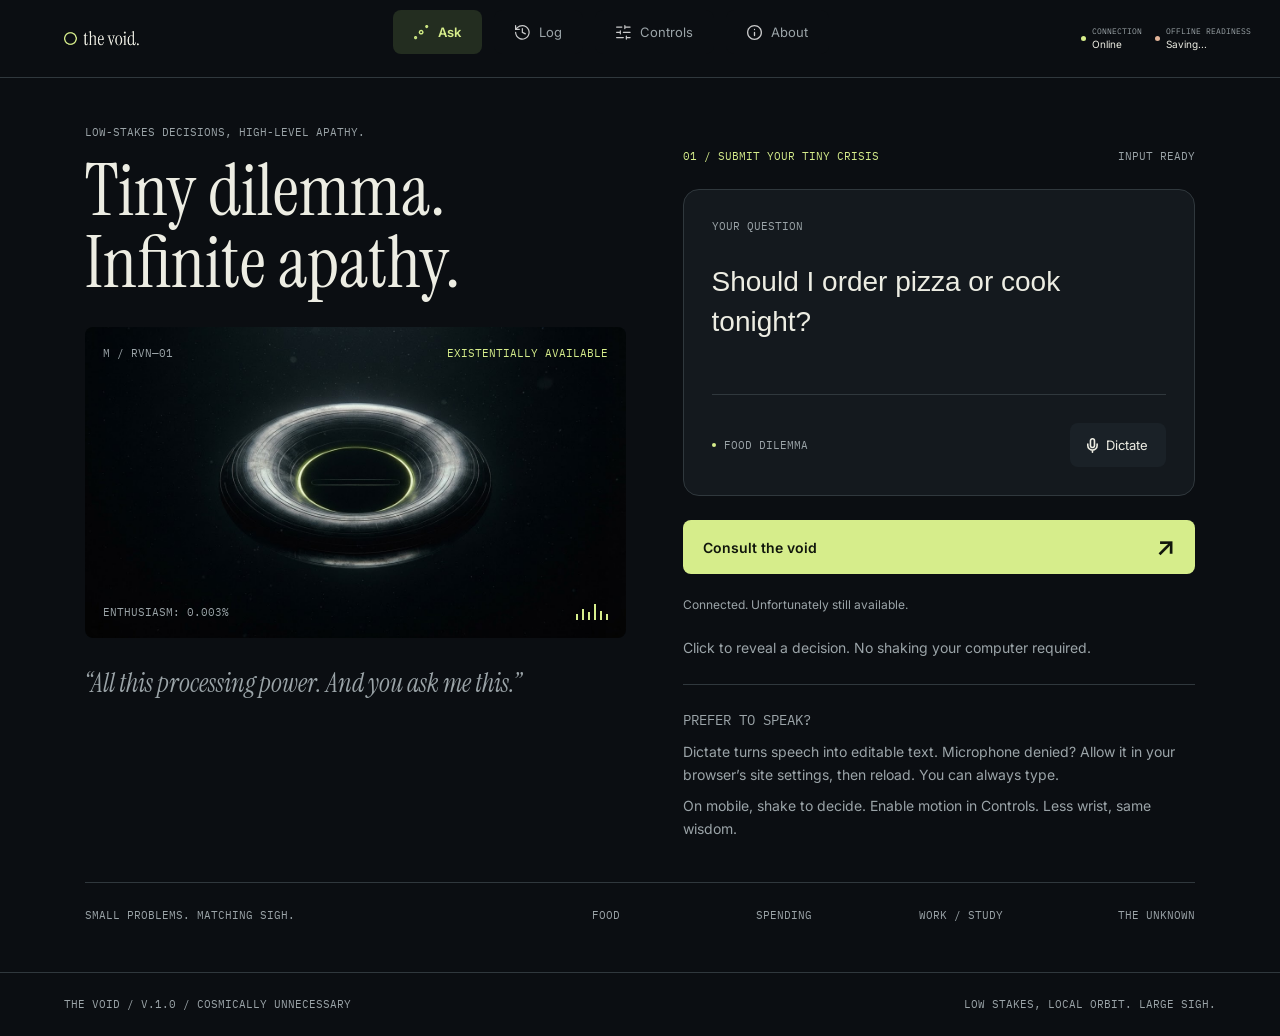
<file: index.html>
<!doctype html>
<html lang="en">
  <head>
    <meta charset="utf-8" />
    <meta name="viewport" content="width=device-width, initial-scale=1" />
    <meta name="theme-color" content="#020307" />
    <meta
      name="description"
      content="The Void: ask Marvin a question, shake for a verdict, and enjoy a grumpy answer."
    />
    <title>The Void</title>
    <link rel="manifest" href="manifest.json" />
    <link rel="icon" type="image/png" href="assets/icons/the-void-icon-192.png" />
    <link rel="stylesheet" href="assets/css/materialize.min.css" />
    <link rel="stylesheet" href="assets/css/style.css" />
    <script defer src="assets/js/app.js"></script>
  </head>
  <body class="void-home">
    <div class="page-frame">
      <header class="topbar">
        <div class="brand-lockup">
          <img src="assets/images/the-void.png" alt="The Void logo" class="brand-logo" />
          <span class="mobile-brand-mark" aria-hidden="true"></span>
          <span class="mobile-brand-word" aria-hidden="true">the void.</span>
        </div>

        <nav class="top-nav" aria-label="Main navigation">
          <a href="index.html" class="active nav-pill" aria-current="page">
            <img src="assets/images/ask.svg" alt="Ask" class="nav-icon-svg" />
            <span>Ask</span>
          </a>
          <a href="history.html" class="nav-pill">
            <img src="assets/images/log.svg" alt="Log" class="nav-icon-svg" />
            <span>Log</span>
          </a>
          <a href="control.html" class="nav-pill">
            <img src="assets/images/controls.svg" alt="Controls" class="nav-icon-svg" />
            <span>Controls</span>
          </a>
          <a href="about.html" class="nav-pill">
            <img src="assets/images/about.svg" alt="About" class="nav-icon-svg" />
            <span>About</span>
          </a>
        </nav>

        <div class="status-pill" role="group" aria-label="Application status" data-app-status>
          <span class="status-field" data-status-field="connection">
            <span class="status-light" data-connection-indicator aria-hidden="true"></span>
            <span class="status-copy">
              <span class="status-label">Connection</span>
              <span class="status-value" data-connection-state>Online</span>
            </span>
          </span>
          <span class="status-field" data-status-field="readiness">
            <span class="status-light" data-readiness-indicator aria-hidden="true"></span>
            <span class="status-copy">
              <span class="status-label">Offline readiness</span>
              <span class="status-value" data-offline-readiness>Saving...</span>
            </span>
          </span>
          <span class="status-announcer" data-status-announcer role="status" aria-live="polite" aria-atomic="true"></span>
        </div>
      </header>

      <main class="void-main container">
        <section class="hero-panel">
          <div class="hero-copy-wrap">
            <p class="eyebrow">
              <span class="initial-copy">Low-stakes decisions, high-level apathy.</span>
              <span class="revealed-copy">Transmission received</span>
            </p>
            <h1 class="hero-title">
              <span class="initial-copy">Tiny dilemma.<br />Infinite apathy.</span>
              <span class="revealed-copy">The universe<br />has spoken.</span>
            </h1>

            <div class="orb-stage" aria-label="Marvin's processing art">
              <img src="assets/images/supercomputer-a.jpg" alt="Processing orb" class="orb-image" />
              <div class="meta-row">
                <span>M / RVN—01</span>
                <span class="status-available">
                  <span class="initial-copy">Existentially available</span>
                  <span class="revealed-copy">Verdict transmitted</span>
                </span>
              </div>

              <div class="enthusiasm-row">
                <span>
                  <span class="initial-copy">Enthusiasm: 0.003%</span>
                  <span class="revealed-copy">Effort expended: negligible</span>
                </span>
                <div class="signal-bars" aria-hidden="true">
                  <span></span>
                  <span></span>
                  <span></span>
                  <span></span>
                  <span></span>
                  <span></span>
                </div>
              </div>
            </div>

            <div class="submitted-question revealed-state" aria-live="polite">
              <p>You asked</p>
              <p id="submitted-question">Should I order pizza or cook tonight?</p>
            </div>

            <blockquote class="quote-line">“All this processing power. And you ask me this.”</blockquote>
          </div>

          <div class="question-column">
            <div class="panel-head">
              <span>01 / submit your tiny crisis</span>
              <span>Input ready</span>
            </div>

            <div class="assistant-panel">
              <div class="question-field">
                <label for="question">Your question</label>
                <textarea id="question" rows="2">Should I order pizza or cook tonight?</textarea>
              </div>

              <div class="panel-divider" aria-hidden="true"></div>

              <div class="question-actions">
                <span class="mini-tag">Food dilemma</span>
                <button class="mic-btn" type="button" aria-label="Dictate question" aria-pressed="false">
                  <img src="assets/images/mic.svg" alt="" />
                  <span class="dictate-label">Dictate</span>
                </button>
              </div>
              <p class="dictation-feedback" id="dictation-feedback" role="status" aria-live="polite"></p>
            </div>

            <button class="consult-btn" type="button">
              <span>Consult the void</span>
              <span class="arrow" aria-hidden="true">↗</span>
            </button>

            <div class="shake-note">
              <img src="assets/images/vibrate.svg" alt="" />
              <span>Or shake to decide. Enable motion in Controls.</span>
            </div>

            <p class="connection-copy" data-connection-copy>Connected. Unfortunately still available.</p>

            <p class="assist-note">Click to reveal a decision. No shaking your computer required.</p>

            <div class="preference-block">
              <p class="preference-label">Prefer to speak?</p>
              <p>
                Dictate turns speech into editable text. Microphone denied? Allow it in your browser’s site settings,
                then reload. You can always type.
              </p>
              <p>
                On mobile, shake to decide. Enable motion in Controls. Less wrist, same wisdom.
              </p>
            </div>

            <section class="verdict-panel revealed-state" aria-live="polite" aria-label="Marvin's verdict">
              <div class="verdict-meta">
                <span>Marvin’s verdict</span>
                <span><span id="verdict-category">Food</span> / <span id="verdict-sequence">001</span></span>
              </div>
              <h2 class="verdict-answer" id="verdict-answer">Order the pizza.</h2>
              <p class="verdict-commentary" id="verdict-commentary">The heat death of the universe can wait. Apparently, dinner cannot.</p>
              <div class="verdict-playback">
                <div class="verdict-divider" aria-hidden="true"></div>
                <button class="verdict-read-aloud" type="button" aria-pressed="false">
                  <picture>
                    <source media="(max-width: 620px)" srcset="assets/images/revealed-volume.svg" />
                    <img src="assets/images/history-read-aloud.svg" alt="" />
                  </picture>
                  <span class="verdict-read-label">Read aloud</span>
                  <span class="verdict-duration">~ 6 sec</span>
                </button>
                <p class="voice-feedback" id="voice-feedback" role="status" aria-live="polite"></p>
              </div>
            </section>

            <div class="revealed-actions revealed-state">
              <button class="ask-again" type="button">
                <span>Ask another question</span>
                <img src="assets/images/history-external-link.svg" alt="" />
              </button>
              <div class="filed-confirmation" id="save-confirmation" role="status" aria-live="polite">
                <picture>
                  <source media="(max-width: 620px)" srcset="assets/images/revealed-check-mobile.svg" />
                  <img src="assets/images/revealed-check-desktop.svg" alt="" />
                </picture>
                <span>Saved on this device</span>
              </div>
            </div>

            <div class="saved-timestamp revealed-state">
              <span data-answer-timestamp>18 Oct 2026 / 09:41</span>
              <span>Local answer</span>
            </div>
          </div>

          <div class="decision-footnote revealed-state">
            <p>A small nudge with a very large sigh. Not life advice.</p>
            <p>Processing complete. Regrettably.</p>
          </div>

          <div class="category-row" aria-label="Dilemma categories">
            <span>Small problems. Matching sigh.</span>
            <span>Food</span>
            <span>Spending</span>
            <span>Work / study</span>
            <span>The unknown</span>
          </div>
        </section>
      </main>

      <footer class="footer-meta">
        <span>the void / v.1.0 / cosmically unnecessary</span>
        <span>low stakes, local orbit. large sigh.</span>
      </footer>

      <nav class="mobile-tabbar" aria-label="Main navigation">
        <a href="index.html" class="mobile-tab active" aria-current="page">
          <img src="assets/images/orbit.svg" alt="" class="mobile-tab-icon" />
          <span>Ask</span>
        </a>
        <a href="history.html" class="mobile-tab">
          <img src="assets/images/log.svg" alt="" class="mobile-tab-icon" />
          <span>Log</span>
        </a>
        <a href="control.html" class="mobile-tab">
          <img src="assets/images/controls.svg" alt="" class="mobile-tab-icon" />
          <span>Controls</span>
        </a>
        <a href="about.html" class="mobile-tab">
          <img src="assets/images/about.svg" alt="" class="mobile-tab-icon" />
          <span>About</span>
        </a>
      </nav>
    </div>
  </body>
</html>
</file>
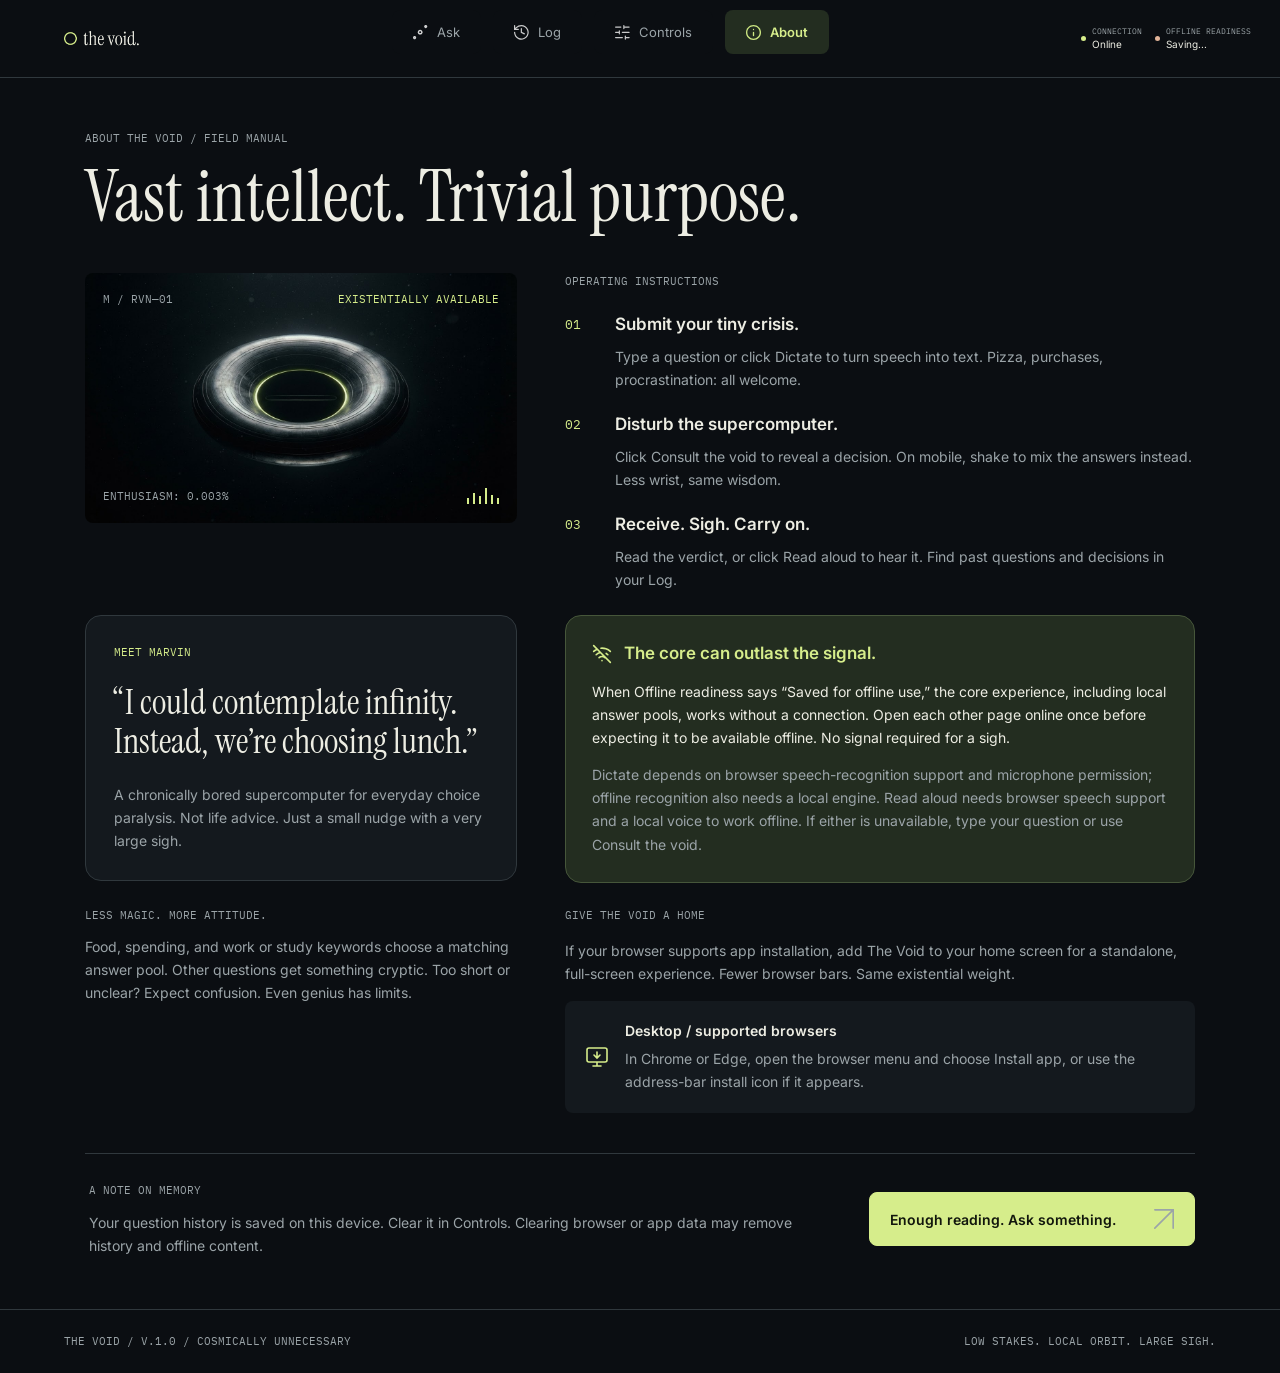
<file: about.html>
<!doctype html>
<html lang="en">
  <head>
    <meta charset="utf-8" />
    <meta name="viewport" content="width=device-width, initial-scale=1" />
    <meta name="theme-color" content="#020307" />
    <meta name="description" content="The Void about page with app details and story copy." />
    <title>The Void | About</title>
    <link rel="manifest" href="manifest.json" />
    <link rel="icon" type="image/png" href="assets/icons/the-void-icon-192.png" />
    <link rel="stylesheet" href="assets/css/materialize.min.css" />
    <link rel="stylesheet" href="assets/css/style.css" />
    <script defer src="assets/js/app.js"></script>
  </head>
  <body class="void-about">
    <div class="page-frame">
      <header class="topbar">
        <div class="brand-lockup">
          <img src="assets/images/the-void.png" alt="The Void logo" class="brand-logo" />
          <span class="mobile-brand-mark" aria-hidden="true"></span>
          <span class="mobile-brand-word" aria-hidden="true">the void.</span>
        </div>

        <nav class="top-nav" aria-label="Main navigation">
          <a href="index.html" class="nav-pill">
            <img src="assets/images/ask.svg" alt="" class="nav-icon-svg" />
            <span>Ask</span>
          </a>
          <a href="history.html" class="nav-pill">
            <img src="assets/images/log.svg" alt="" class="nav-icon-svg" />
            <span>Log</span>
          </a>
          <a href="control.html" class="nav-pill">
            <img src="assets/images/controls.svg" alt="" class="nav-icon-svg" />
            <span>Controls</span>
          </a>
          <a href="about.html" class="active nav-pill" aria-current="page">
            <img src="assets/images/about.svg" alt="" class="nav-icon-svg" />
            <span>About</span>
          </a>
        </nav>

        <div class="status-pill" role="group" aria-label="Application status" data-app-status>
          <span class="status-field" data-status-field="connection">
            <span class="status-light" data-connection-indicator aria-hidden="true"></span>
            <span class="status-copy">
              <span class="status-label">Connection</span>
              <span class="status-value" data-connection-state>Online</span>
            </span>
          </span>
          <span class="status-field" data-status-field="readiness">
            <span class="status-light" data-readiness-indicator aria-hidden="true"></span>
            <span class="status-copy">
              <span class="status-label">Offline readiness</span>
              <span class="status-value" data-offline-readiness>Saving...</span>
            </span>
          </span>
          <span class="status-announcer" data-status-announcer role="status" aria-live="polite" aria-atomic="true"></span>
        </div>
      </header>

      <main class="about-main">
        <section class="about-intro" aria-labelledby="about-title">
          <p class="about-eyebrow">About the void / field manual</p>
          <h1 id="about-title">Vast intellect. Trivial purpose.</h1>
        </section>

        <div class="about-layout">
          <section class="about-core" aria-label="Marvin's core">
            <img src="assets/images/supercomputer-a.jpg" alt="A glowing orbital core in deep space" class="about-core-image" />
            <div class="about-telemetry">
              <span>M / RVN—01</span>
              <span>Existentially available</span>
            </div>
            <div class="about-enthusiasm">
              <span>Enthusiasm: 0.003%</span>
              <span class="signal-bars" aria-hidden="true">
                <span></span><span></span><span></span><span></span><span></span><span></span>
              </span>
            </div>
          </section>

          <section class="meet-card" aria-labelledby="meet-title">
            <div class="meet-heading">
              <h2 id="meet-title">Meet Marvin</h2>
              <img src="assets/images/about-core-emblem.svg" alt="" />
            </div>
            <p class="marvin-quote">“I could contemplate infinity. Instead, we’re choosing lunch.”</p>
            <p class="marvin-description">A chronically bored supercomputer for everyday choice paralysis. Not life advice. Just a small nudge with a very large sigh.</p>
          </section>

          <section class="less-magic" aria-labelledby="less-magic-title">
            <h2 class="about-section-label" id="less-magic-title">Less magic. More attitude.</h2>
            <p>Food, spending, and work or study keywords choose a matching answer pool. Other questions get something cryptic. Too short or unclear? Expect confusion. Even genius has limits.</p>
          </section>

          <section class="operating-section" aria-labelledby="operating-title">
            <h2 class="about-section-label" id="operating-title">Operating instructions</h2>
            <ol class="instruction-list">
              <li>
                <span class="instruction-number">01</span>
                <div>
                  <h3>Submit your tiny crisis.</h3>
                  <p>Type a question or click Dictate to turn speech into text. Pizza, purchases, procrastination: all welcome.</p>
                </div>
              </li>
              <li>
                <span class="instruction-number">02</span>
                <div>
                  <h3>Disturb the supercomputer.</h3>
                  <p>Click Consult the void to reveal a decision. On mobile, shake to mix the answers instead. Less wrist, same wisdom.</p>
                </div>
              </li>
              <li>
                <span class="instruction-number">03</span>
                <div>
                  <h3>Receive. Sigh. Carry on.</h3>
                  <p>Read the verdict, or click Read aloud to hear it. Find past questions and decisions in your Log.</p>
                </div>
              </li>
            </ol>
          </section>

          <div class="about-mobile-divider" aria-hidden="true"></div>

          <section class="offline-card" aria-labelledby="offline-title">
            <div class="offline-heading">
              <picture>
                <source media="(max-width: 620px)" srcset="assets/images/about-wifi-off-mobile.svg" />
                <img src="assets/images/about-wifi-off-desktop.svg" alt="" />
              </picture>
              <h2 id="offline-title">The core can outlast the signal.</h2>
            </div>
            <p>When Offline readiness says “Saved for offline use,” the core experience, including local answer pools, works without a connection. Open each other page online once before expecting it to be available offline. No signal required for a sigh.</p>
            <p class="offline-note">Dictate depends on browser speech-recognition support and microphone permission; offline recognition also needs a local engine. Read aloud needs browser speech support and a local voice to work offline. If either is unavailable, type your question or use Consult the void.</p>
          </section>

          <section class="installation-section" aria-labelledby="installation-title">
            <h2 class="about-section-label" id="installation-title">Give the void a home</h2>
            <p class="installation-intro">If your browser supports app installation, add The Void to your home screen for a standalone, full-screen experience. Fewer browser bars. Same existential weight.</p>

            <div class="install-desktop">
              <img src="assets/images/about-monitor-down.svg" alt="" />
              <div>
                <h3>Desktop / supported browsers</h3>
                <p>In Chrome or Edge, open the browser menu and choose Install app, or use the address-bar install icon if it appears.</p>
              </div>
            </div>

            <div class="install-mobile">
              <img src="assets/images/about-share.svg" alt="" />
              <div>
                <h3>iPhone / Safari</h3>
                <p>In Safari, choose Share → Add to Home Screen if the option is available.</p>
              </div>
            </div>

            <div class="platform-install">
              <div>
                <h3>iPhone / Safari</h3>
                <p>In Safari, choose Share → Add to Home Screen if the option is available.</p>
              </div>
              <div>
                <h3>Android</h3>
                <p>In Chrome, choose Install app or Add to Home Screen if offered.</p>
              </div>
            </div>

            <p class="android-install">Android or desktop: use your browser’s install command if it is available.</p>
          </section>
        </div>

        <section class="about-bottom" aria-label="Memory and next step">
          <div class="memory-note">
            <h2 class="about-section-label">A note on memory</h2>
            <p>Your question history is saved on this device. Clear it in Controls. Clearing browser or app data may remove history and offline content.</p>
          </div>
          <a class="about-action" href="index.html">
            <span>Enough reading. Ask something.</span>
            <img src="assets/images/history-external-link.svg" alt="" />
          </a>
        </section>

        <p class="about-mobile-footer">The Void / v.1.0 / cosmically unnecessary</p>
      </main>

      <footer class="footer-meta about-footer">
        <span>The Void / v.1.0 / cosmically unnecessary</span>
        <span>Low stakes. Local orbit. Large sigh.</span>
      </footer>

      <nav class="mobile-tabbar" aria-label="Main navigation">
        <a href="index.html" class="mobile-tab">
          <img src="assets/images/orbit.svg" alt="" class="mobile-tab-icon" />
          <span>Ask</span>
        </a>
        <a href="history.html" class="mobile-tab">
          <img src="assets/images/log.svg" alt="" class="mobile-tab-icon" />
          <span>Log</span>
        </a>
        <a href="control.html" class="mobile-tab">
          <img src="assets/images/controls.svg" alt="" class="mobile-tab-icon" />
          <span>Controls</span>
        </a>
        <a href="about.html" class="mobile-tab active" aria-current="page">
          <img src="assets/images/about.svg" alt="" class="mobile-tab-icon" />
          <span>About</span>
        </a>
      </nav>
    </div>
  </body>
</html>
</file>
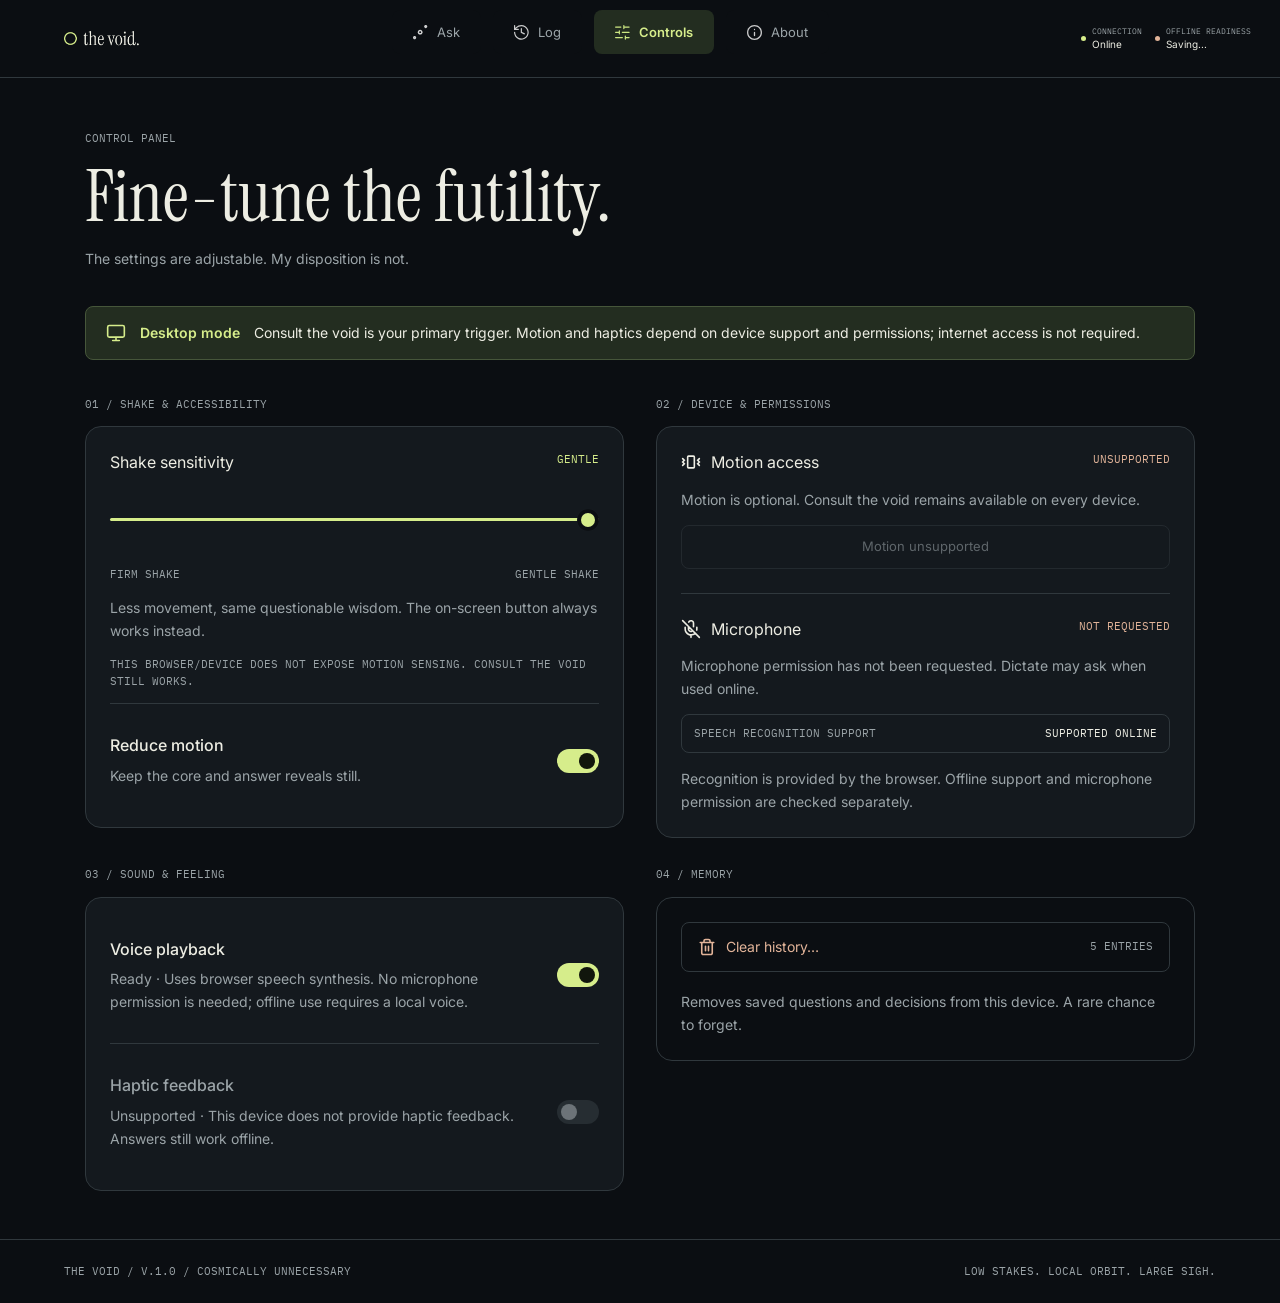
<file: control.html>
<!doctype html>
<html lang="en">
  <head>
    <meta charset="utf-8" />
    <meta name="viewport" content="width=device-width, initial-scale=1" />
    <meta name="theme-color" content="#020307" />
    <meta name="description" content="The Void control panel with Marvin settings and permissions audit." />
    <title>The Void | Control Panel</title>
    <link rel="manifest" href="manifest.json" />
    <link rel="icon" type="image/png" href="assets/icons/the-void-icon-192.png" />
    <link rel="stylesheet" href="assets/css/materialize.min.css" />
    <link rel="stylesheet" href="assets/css/style.css" />
    <script defer src="assets/js/app.js"></script>
  </head>
  <body class="void-controls">
    <div class="page-frame">
      <header class="topbar">
        <div class="brand-lockup">
          <img src="assets/images/the-void.png" alt="The Void logo" class="brand-logo" />
          <span class="mobile-brand-mark" aria-hidden="true"></span>
          <span class="mobile-brand-word" aria-hidden="true">the void.</span>
        </div>

        <nav class="top-nav" aria-label="Main navigation">
          <a href="index.html" class="nav-pill">
            <img src="assets/images/ask.svg" alt="" class="nav-icon-svg" />
            <span>Ask</span>
          </a>
          <a href="history.html" class="nav-pill">
            <img src="assets/images/log.svg" alt="" class="nav-icon-svg" />
            <span>Log</span>
          </a>
          <a href="control.html" class="active nav-pill" aria-current="page">
            <img src="assets/images/controls.svg" alt="" class="nav-icon-svg" />
            <span>Controls</span>
          </a>
          <a href="about.html" class="nav-pill">
            <img src="assets/images/about.svg" alt="" class="nav-icon-svg" />
            <span>About</span>
          </a>
        </nav>

        <div class="status-pill" role="group" aria-label="Application status" data-app-status>
          <span class="status-field" data-status-field="connection">
            <span class="status-light" data-connection-indicator aria-hidden="true"></span>
            <span class="status-copy">
              <span class="status-label">Connection</span>
              <span class="status-value" data-connection-state>Online</span>
            </span>
          </span>
          <span class="status-field" data-status-field="readiness">
            <span class="status-light" data-readiness-indicator aria-hidden="true"></span>
            <span class="status-copy">
              <span class="status-label">Offline readiness</span>
              <span class="status-value" data-offline-readiness>Saving...</span>
            </span>
          </span>
          <span class="status-announcer" data-status-announcer role="status" aria-live="polite" aria-atomic="true"></span>
        </div>
      </header>

      <main class="control-main">
        <section class="control-intro" aria-labelledby="control-title">
          <p class="control-eyebrow">Control panel</p>
          <h1 id="control-title">
            <span class="control-title-desktop">Fine-tune the futility.</span>
            <span class="control-title-mobile">Fine-tune<br />the futility.</span>
          </h1>
          <p class="control-subtitle">The settings are adjustable. My disposition is not.</p>
        </section>

        <section class="device-profile" aria-label="Device profile">
          <img src="assets/images/control-monitor.svg" alt="" />
          <strong id="device-mode">Desktop mode</strong>
          <p>Consult the void is your primary trigger. Motion and haptics depend on device support and permissions; internet access is not required.</p>
        </section>

        <section class="offline-setup-retry" id="offline-setup-retry" aria-live="polite" hidden>
          <p>Offline setup is incomplete. Reconnect and retry saving the core experience.</p>
          <button class="retry-offline-setup" id="retry-offline-setup" type="button">Retry offline setup</button>
        </section>

        <div class="control-grid">
          <section class="control-section motion-section" aria-labelledby="motion-section-title">
            <h2 class="control-section-label" id="motion-section-title">01 / Shake &amp; accessibility</h2>
            <div class="control-panel motion-panel">
              <div class="sensitivity-heading">
                <label for="sensitivity">Shake sensitivity</label>
                <output id="sensitivity-value" for="sensitivity">Gentle</output>
              </div>
              <input id="sensitivity" class="sensitivity-range" type="range" min="1" max="10" step="1" value="10" aria-valuetext="Gentle shake" />
              <div class="range-labels" aria-hidden="true">
                <span>Firm shake</span>
                <span>Gentle shake</span>
              </div>
              <p class="control-copy">Less movement, same questionable wisdom. The on-screen button always works instead.</p>
              <p class="sensor-note" id="motion-support-note">Motion access is device-dependent and works without a connection.</p>
              <div class="control-divider" aria-hidden="true"></div>
              <div class="setting-row">
                <div class="setting-copy">
                  <label for="reduce-motion">Reduce motion</label>
                  <p>Keep the core and answer reveals still.</p>
                </div>
                <label class="setting-switch" aria-label="Reduce motion">
                  <input id="reduce-motion" type="checkbox" role="switch" aria-label="Reduce motion" checked />
                  <span class="switch-visual lever" aria-hidden="true"></span>
                </label>
              </div>
            </div>
          </section>

          <section class="control-section permissions-section" aria-labelledby="permissions-section-title">
            <h2 class="control-section-label" id="permissions-section-title">02 / Device &amp; permissions</h2>
            <div class="control-panel permission-panel">
              <section class="permission-group" aria-labelledby="motion-access-title">
                <div class="permission-heading">
                  <div class="permission-name">
                    <picture>
                      <source media="(max-width: 620px)" srcset="assets/images/control-vibrate-mobile.svg" />
                      <img src="assets/images/control-vibrate-desktop.svg" alt="" />
                    </picture>
                    <h3 id="motion-access-title">Motion access</h3>
                  </div>
                  <span class="permission-status" id="motion-status" role="status" aria-live="polite" aria-atomic="true">
                    <span class="desktop-status">Checking</span>
                    <span class="mobile-status">Checking</span>
                  </span>
                </div>
                <p class="control-copy motion-desktop-copy" id="motion-desktop-copy">Motion is optional. Consult the void remains available on every device.</p>
                <p class="control-copy motion-mobile-copy" id="motion-mobile-copy">Motion is optional. Consult the void always works instead.</p>
                <button class="motion-enable" id="motion-enable-button" type="button">
                  <span class="motion-enable-desktop">Enable motion on a compatible mobile device</span>
                  <span class="motion-enable-mobile">Enable motion</span>
                  <img src="assets/images/history-external-link.svg" alt="" />
                </button>
              </section>

              <div class="control-divider" aria-hidden="true"></div>

              <section class="permission-group" aria-labelledby="microphone-title">
                <div class="permission-heading">
                  <div class="permission-name">
                    <picture>
                      <source media="(max-width: 620px)" srcset="assets/images/control-mic-off-mobile.svg" />
                      <img src="assets/images/control-mic-off-desktop.svg" alt="" />
                    </picture>
                    <h3 id="microphone-title">Microphone</h3>
                  </div>
                  <span class="permission-status" id="microphone-status" role="status" aria-live="polite" aria-atomic="true">Checking</span>
                </div>
                <p class="control-copy" id="microphone-guidance">Microphone permission is separate from speech-recognition support.</p>
                <div class="permission-capability-row">
                  <span>Speech recognition support</span>
                  <span id="speech-recognition-status" role="status" aria-live="polite" aria-atomic="true">Checking</span>
                </div>
                <p class="control-copy" id="speech-recognition-guidance">Typing and Consult the void remain available regardless of voice support.</p>
                <p class="recovery-steps" id="mic-recovery-steps" hidden>Browser address bar → Site settings → Microphone → Allow → Reload</p>
              </section>
            </div>
          </section>

          <section class="control-section output-section" aria-labelledby="output-section-title">
            <h2 class="control-section-label" id="output-section-title">03 / Sound &amp; feeling</h2>
            <div class="control-panel output-panel">
              <div class="setting-row">
                <div class="setting-copy">
                  <label for="voice-playback">Voice playback</label>
                  <p id="voice-playback-status" role="status" aria-live="polite" aria-atomic="true">Checking browser speech support.</p>
                </div>
                <label class="setting-switch" aria-label="Voice playback">
                  <input id="voice-playback" type="checkbox" role="switch" aria-label="Voice playback" checked />
                  <span class="switch-visual lever" aria-hidden="true"></span>
                </label>
              </div>
              <div class="control-divider" aria-hidden="true"></div>
              <div class="setting-row" id="haptic-setting-row">
                <div class="setting-copy">
                  <label for="haptic-feedback">Haptic feedback</label>
                  <p id="haptic-support-copy" role="status" aria-live="polite" aria-atomic="true">Checking device support.</p>
                </div>
                <label class="setting-switch" aria-label="Haptic feedback">
                  <input id="haptic-feedback" type="checkbox" role="switch" aria-label="Haptic feedback" checked />
                  <span class="switch-visual lever" aria-hidden="true"></span>
                </label>
              </div>
            </div>
          </section>

          <section class="control-section memory-section" aria-labelledby="memory-section-title">
            <h2 class="control-section-label" id="memory-section-title">04 / Memory</h2>
            <div class="control-panel memory-panel">
              <button class="clear-history" type="button">
                <span class="clear-history-action">
                  <picture>
                    <source media="(max-width: 620px)" srcset="assets/images/control-trash-mobile.svg" />
                    <img src="assets/images/control-trash-desktop.svg" alt="" />
                  </picture>
                  <span>Clear history…</span>
                </span>
                <span class="history-count">5 entries</span>
              </button>
              <p class="control-copy">Removes saved questions and decisions from this device. A rare chance to forget.</p>
              <p class="memory-feedback" aria-live="polite"></p>
            </div>
          </section>
        </div>
      </main>

      <footer class="footer-meta control-footer">
        <span>The Void / v.1.0 / cosmically unnecessary</span>
        <span>Low stakes. Local orbit. Large sigh.</span>
      </footer>

      <nav class="mobile-tabbar" aria-label="Main navigation">
        <a href="index.html" class="mobile-tab">
          <img src="assets/images/orbit.svg" alt="" class="mobile-tab-icon" />
          <span>Ask</span>
        </a>
        <a href="history.html" class="mobile-tab">
          <img src="assets/images/log.svg" alt="" class="mobile-tab-icon" />
          <span>Log</span>
        </a>
        <a href="control.html" class="mobile-tab active" aria-current="page">
          <img src="assets/images/controls.svg" alt="" class="mobile-tab-icon" />
          <span>Controls</span>
        </a>
        <a href="about.html" class="mobile-tab">
          <img src="assets/images/about.svg" alt="" class="mobile-tab-icon" />
          <span>About</span>
        </a>
      </nav>
    </div>
  </body>
</html>
</file>
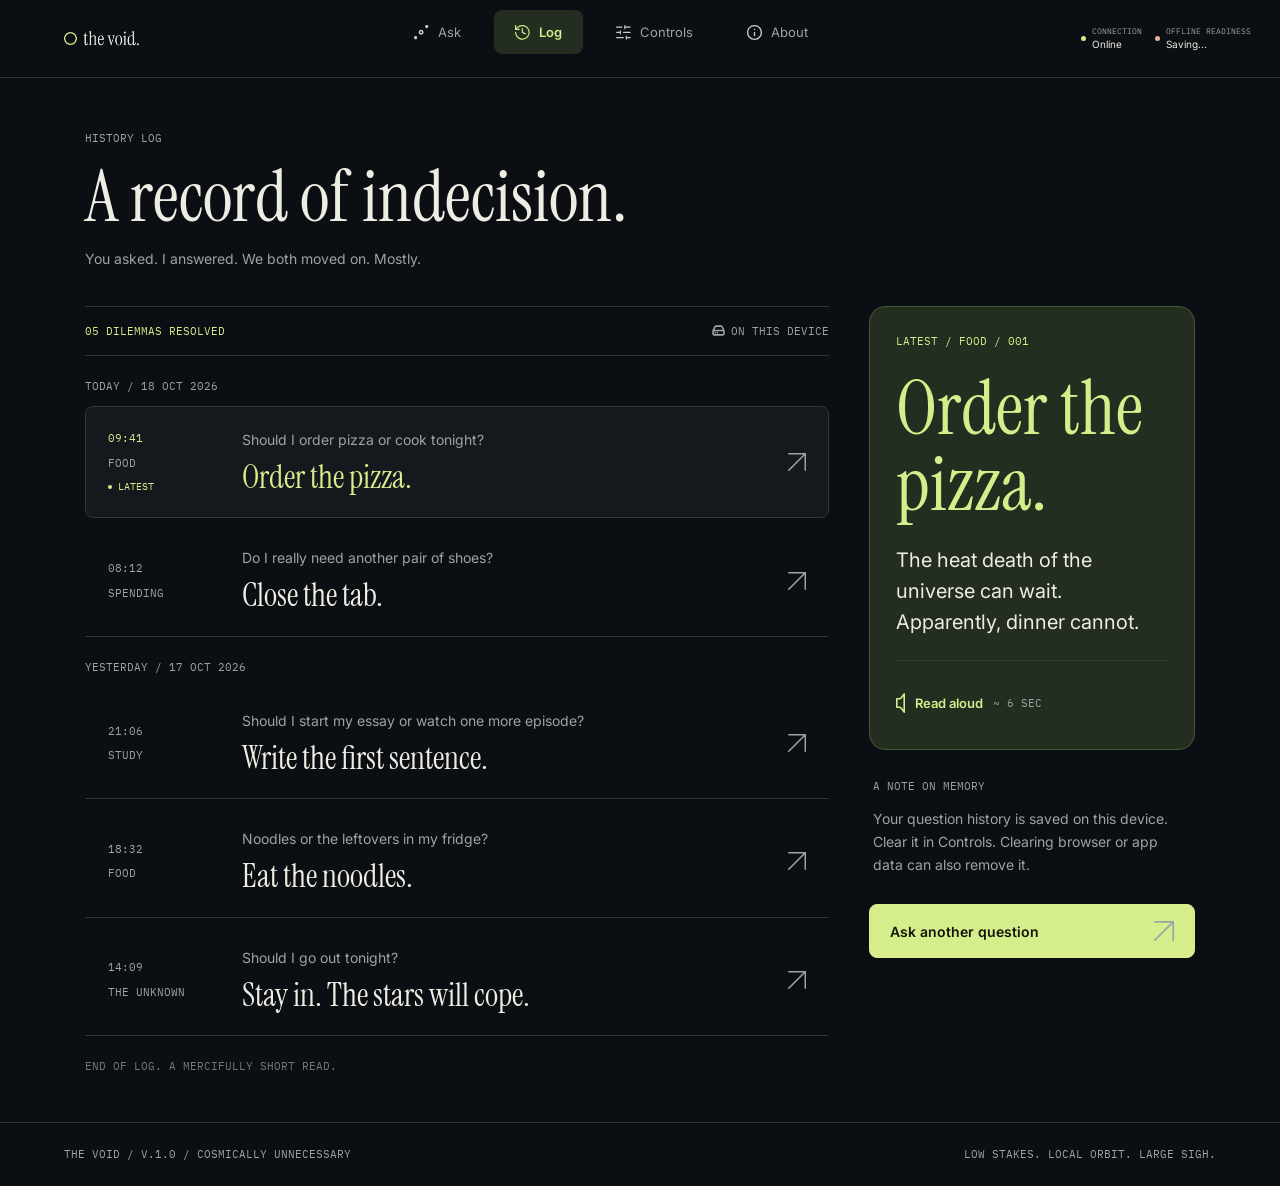
<file: history.html>
<!doctype html>
<html lang="en">
  <head>
    <meta charset="utf-8" />
    <meta name="viewport" content="width=device-width, initial-scale=1" />
    <meta name="theme-color" content="#020307" />
    <meta name="description" content="The Void history log with sample Marvin decisions." />
    <title>The Void | History Log</title>
    <link rel="manifest" href="manifest.json" />
    <link rel="icon" type="image/png" href="assets/icons/the-void-icon-192.png" />
    <link rel="stylesheet" href="assets/css/materialize.min.css" />
    <link rel="stylesheet" href="assets/css/style.css" />
    <script defer src="assets/js/app.js"></script>
  </head>
  <body class="void-history">
    <div class="page-frame">
      <header class="topbar">
        <div class="brand-lockup">
          <img src="assets/images/the-void.png" alt="The Void" class="brand-logo" />
          <span class="mobile-brand-mark" aria-hidden="true"></span>
          <span class="mobile-brand-word" aria-hidden="true">the void.</span>
        </div>

        <nav class="top-nav" aria-label="Main navigation">
          <a href="index.html" class="nav-pill">
            <img src="assets/images/ask.svg" alt="" class="nav-icon-svg" />
            <span>Ask</span>
          </a>
          <a href="history.html" class="active nav-pill" aria-current="page">
            <img src="assets/images/log.svg" alt="" class="nav-icon-svg" />
            <span>Log</span>
          </a>
          <a href="control.html" class="nav-pill">
            <img src="assets/images/controls.svg" alt="" class="nav-icon-svg" />
            <span>Controls</span>
          </a>
          <a href="about.html" class="nav-pill">
            <img src="assets/images/about.svg" alt="" class="nav-icon-svg" />
            <span>About</span>
          </a>
        </nav>

        <div class="status-pill" role="group" aria-label="Application status" data-app-status>
          <span class="status-field" data-status-field="connection">
            <span class="status-light" data-connection-indicator aria-hidden="true"></span>
            <span class="status-copy">
              <span class="status-label">Connection</span>
              <span class="status-value" data-connection-state>Online</span>
            </span>
          </span>
          <span class="status-field" data-status-field="readiness">
            <span class="status-light" data-readiness-indicator aria-hidden="true"></span>
            <span class="status-copy">
              <span class="status-label">Offline readiness</span>
              <span class="status-value" data-offline-readiness>Saving...</span>
            </span>
          </span>
          <span class="status-announcer" data-status-announcer role="status" aria-live="polite" aria-atomic="true"></span>
        </div>
      </header>

      <main class="history-main">
        <section class="history-intro" aria-labelledby="history-title">
          <p class="history-eyebrow">History log</p>
          <h1 id="history-title">A record of indecision.</h1>
          <p class="history-subtitle">You asked. I answered. We both moved on. Mostly.</p>
        </section>

        <div class="history-layout">
          <section class="history-log" aria-label="Decision history">
            <div class="log-summary">
              <span class="log-count">05 dilemmas resolved</span>
              <span class="storage-status">
                <img src="assets/images/history-storage.svg" alt="" />
                <span>On this device</span>
              </span>
            </div>

            <p class="history-storage-error" id="history-storage-error" role="status" aria-live="polite" hidden></p>

            <section class="history-day saved-history-day" id="saved-history-day" aria-labelledby="saved-history-label" hidden>
              <h2 id="saved-history-label" class="day-label">Saved on this device</h2>
              <div class="entry-list" id="saved-history-entries"></div>
            </section>

            <section class="history-day history-day-today" aria-labelledby="today-label">
              <h2 id="today-label" class="day-label">Today / 18 Oct 2026</h2>
              <div class="entry-list">
                <button class="history-entry is-selected" type="button" aria-pressed="true"
                  data-category="Food" data-sequence="001" data-answer="Order the pizza."
                  data-commentary="The heat death of the universe can wait. Apparently, dinner cannot.">
                  <span class="entry-meta">
                    <span class="entry-meta-primary"><time datetime="2026-10-18T09:41">09:41</time><span class="meta-separator" aria-hidden="true">·</span><span>Food</span></span>
                    <span class="entry-latest"><span class="latest-dot" aria-hidden="true"></span>Latest</span>
                  </span>
                  <span class="entry-copy">
                    <span class="entry-question">Should I order pizza or cook tonight?</span>
                    <span class="entry-answer">Order the pizza.</span>
                  </span>
                  <img class="entry-arrow" src="assets/images/history-external-link.svg" alt="" />
                </button>

                <button class="history-entry" type="button" aria-pressed="false"
                  data-category="Spending" data-sequence="002" data-answer="Close the tab." data-commentary="">
                  <span class="entry-meta">
                    <span class="entry-meta-primary"><time datetime="2026-10-18T08:12">08:12</time><span class="meta-separator" aria-hidden="true">·</span><span>Spending</span></span>
                  </span>
                  <span class="entry-copy">
                    <span class="entry-question">Do I really need another pair of shoes?</span>
                    <span class="entry-answer">Close the tab.</span>
                  </span>
                  <img class="entry-arrow" src="assets/images/history-external-link.svg" alt="" />
                </button>
              </div>
            </section>

            <section class="history-day history-day-yesterday" aria-labelledby="yesterday-label">
              <h2 id="yesterday-label" class="day-label">Yesterday / 17 Oct 2026</h2>
              <div class="entry-list">
                <button class="history-entry" type="button" aria-pressed="false"
                  data-category="Study" data-sequence="003" data-answer="Write the first sentence." data-commentary="">
                  <span class="entry-meta">
                    <span class="entry-meta-primary"><time datetime="2026-10-17T21:06">21:06</time><span class="meta-separator" aria-hidden="true">·</span><span>Study</span></span>
                  </span>
                  <span class="entry-copy">
                    <span class="entry-question">Should I start my essay or watch one more episode?</span>
                    <span class="entry-answer">Write the first sentence.</span>
                  </span>
                  <img class="entry-arrow" src="assets/images/history-external-link.svg" alt="" />
                </button>

                <button class="history-entry" type="button" aria-pressed="false"
                  data-category="Food" data-sequence="004" data-answer="Eat the noodles." data-commentary="">
                  <span class="entry-meta">
                    <span class="entry-meta-primary"><time datetime="2026-10-17T18:32">18:32</time><span class="meta-separator" aria-hidden="true">·</span><span>Food</span></span>
                  </span>
                  <span class="entry-copy">
                    <span class="entry-question">Noodles or the leftovers in my fridge?</span>
                    <span class="entry-answer">Eat the noodles.</span>
                  </span>
                  <img class="entry-arrow" src="assets/images/history-external-link.svg" alt="" />
                </button>

                <button class="history-entry" type="button" aria-pressed="false"
                  data-category="The unknown" data-sequence="005" data-answer="Stay in. The stars will cope." data-commentary="">
                  <span class="entry-meta">
                    <span class="entry-meta-primary"><time datetime="2026-10-17T14:09">14:09</time><span class="meta-separator" aria-hidden="true">·</span><span>The unknown</span></span>
                  </span>
                  <span class="entry-copy">
                    <span class="entry-question">Should I go out tonight?</span>
                    <span class="entry-answer">Stay in. The stars will cope.</span>
                  </span>
                  <img class="entry-arrow" src="assets/images/history-external-link.svg" alt="" />
                </button>
              </div>
            </section>

            <p class="end-of-log">End of log. A mercifully short read.</p>
          </section>

          <aside class="history-detail" aria-label="Selected decision" aria-live="polite">
            <section class="verdict-panel">
              <p class="verdict-label"><span id="selected-status">Latest</span> / <span id="selected-category">Food</span> / <span id="selected-sequence">001</span></p>
              <p class="verdict-answer" id="selected-answer">Order the pizza.</p>
              <p class="verdict-commentary" id="selected-commentary">The heat death of the universe can wait. Apparently, dinner cannot.</p>
              <div class="verdict-divider" aria-hidden="true"></div>
              <button class="read-aloud" type="button" aria-pressed="false">
                <img src="assets/images/history-read-aloud.svg" alt="" />
                <span class="read-aloud-label">Read aloud</span>
                <span class="read-duration">~ 6 sec</span>
              </button>
              <p class="history-voice-feedback" role="status" aria-live="polite"></p>
            </section>

            <section class="memory-note">
              <h2>A note on memory</h2>
              <p>Your question history is saved on this device. Clear it in Controls. Clearing browser or app data can also remove it.</p>
            </section>

            <a class="ask-again" href="index.html">
              <span>Ask another question</span>
              <img src="assets/images/history-external-link.svg" alt="" />
            </a>
          </aside>
        </div>
      </main>

      <footer class="footer-meta history-footer">
        <span>The Void / v.1.0 / cosmically unnecessary</span>
        <span>Low stakes. Local orbit. Large sigh.</span>
      </footer>

      <nav class="mobile-tabbar" aria-label="Main navigation">
        <a href="index.html" class="mobile-tab">
          <img src="assets/images/orbit.svg" alt="" class="mobile-tab-icon" />
          <span>Ask</span>
        </a>
        <a href="history.html" class="mobile-tab active" aria-current="page">
          <img src="assets/images/log.svg" alt="" class="mobile-tab-icon" />
          <span>Log</span>
        </a>
        <a href="control.html" class="mobile-tab">
          <img src="assets/images/controls.svg" alt="" class="mobile-tab-icon" />
          <span>Controls</span>
        </a>
        <a href="about.html" class="mobile-tab">
          <img src="assets/images/about.svg" alt="" class="mobile-tab-icon" />
          <span>About</span>
        </a>
      </nav>
    </div>
  </body>
</html>
</file>
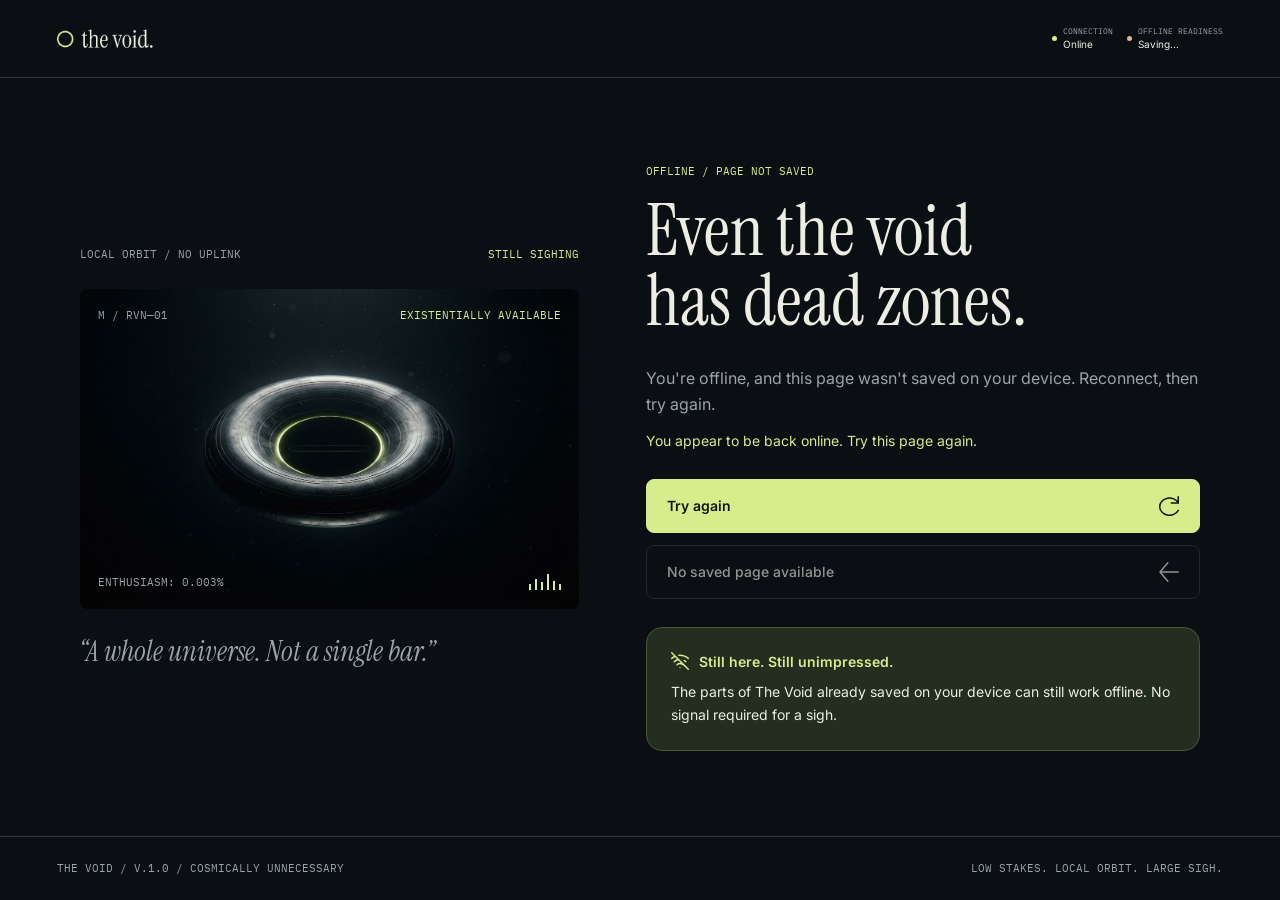
<file: offline.html>
<!doctype html>
<html lang="en">
  <head>
    <meta charset="utf-8" />
    <meta name="viewport" content="width=device-width, initial-scale=1" />
    <title>The Void | Offline</title>
    <meta name="description" content="The Void is offline and cannot reach the network right now." />
    <meta name="theme-color" content="#020307" />
    <link rel="manifest" href="manifest.json" />
    <link rel="icon" type="image/png" href="assets/icons/the-void-icon-192.png" />
    <link rel="stylesheet" href="assets/css/materialize.min.css" />
    <link rel="stylesheet" href="assets/css/style.css" />
    <script defer src="assets/js/app.js"></script>
  </head>
  <body class="void-offline">
    <div class="page-frame">
      <header class="offline-header">
        <div class="brand-lockup">
          <img src="assets/images/the-void.png" alt="The Void" class="brand-logo" />
          <span class="mobile-brand-mark" aria-hidden="true"></span>
          <span class="mobile-brand-word" aria-hidden="true">the void.</span>
        </div>
        <div class="status-pill" role="group" aria-label="Application status" data-app-status>
          <span class="status-field" data-status-field="connection">
            <span class="status-light" data-connection-indicator aria-hidden="true"></span>
            <span class="status-copy">
              <span class="status-label">Connection</span>
              <span class="status-value" data-connection-state>Online</span>
            </span>
          </span>
          <span class="status-field" data-status-field="readiness">
            <span class="status-light" data-readiness-indicator aria-hidden="true"></span>
            <span class="status-copy">
              <span class="status-label">Offline readiness</span>
              <span class="status-value" data-offline-readiness>Saving...</span>
            </span>
          </span>
          <span class="status-announcer" data-status-announcer role="status" aria-live="polite" aria-atomic="true"></span>
        </div>
      </header>

      <main class="offline-main">
        <div class="offline-layout">
          <section class="offline-transmission" aria-label="Marvin's offline transmission">
            <p class="offline-transmission-label">
              <span>Local orbit / no uplink</span>
              <span>Still sighing</span>
            </p>
            <div class="offline-core">
              <img src="assets/images/supercomputer-a.jpg" alt="Marvin's orbital core" class="offline-core-image" />
              <div class="offline-core-meta">
                <span>M / RVN—01</span>
                <span>Existentially available</span>
              </div>
              <div class="offline-core-footnote">
                <span>Enthusiasm: 0.003%</span>
                <span class="signal-bars" aria-hidden="true">
                  <span></span><span></span><span></span><span></span><span></span><span></span>
                </span>
              </div>
            </div>
            <blockquote class="offline-quote">“A whole universe. Not a single bar.”</blockquote>
          </section>

          <section class="offline-recovery" aria-labelledby="offline-title">
            <div class="offline-recovery-heading">
              <p class="offline-eyebrow">Offline / page not saved</p>
              <h1 id="offline-title"><span>Even the void</span><span>has dead zones.</span></h1>
            </div>
            <p class="offline-message">You're offline, and this page wasn't saved on your device. Reconnect, then try again.</p>
            <p class="offline-online-message" id="offline-online-message" role="status" aria-live="polite" hidden>You appear to be back online. Try this page again.</p>
            <div class="offline-actions">
              <div class="offline-retry">
                <button class="offline-retry-button" type="button">
                  <span>Try again</span>
                  <picture>
                    <source media="(max-width: 620px)" srcset="assets/images/offline-retry-mobile.svg" />
                    <img src="assets/images/offline-retry-desktop.svg" alt="" />
                  </picture>
                </button>
              </div>
              <button class="offline-back" id="offline-back" type="button" disabled>
                <span id="offline-back-label">Checking saved pages...</span>
                <picture>
                  <source media="(max-width: 620px)" srcset="assets/images/offline-back-mobile.svg" />
                  <img src="assets/images/offline-back-desktop.svg" alt="" />
                </picture>
              </button>
            </div>
            <aside class="offline-reassurance">
              <div class="offline-reassurance-heading">
                <picture>
                  <source media="(max-width: 620px)" srcset="assets/images/offline-reassurance-mobile.svg" />
                  <img src="assets/images/offline-reassurance-desktop.svg" alt="" />
                </picture>
                <h2>Still here. Still unimpressed.</h2>
              </div>
              <p>The parts of The Void already saved on your device can still work offline. No signal required for a sigh.</p>
            </aside>
          </section>
        </div>
      </main>

      <footer class="offline-footer">
        <span class="desktop-footer-copy">The Void / v.1.0 / cosmically unnecessary</span>
        <span class="desktop-footer-copy">Low stakes. Local orbit. Large sigh.</span>
        <span class="mobile-footer-copy">The Void / v.1.0 / cosmically unnecessary</span>
      </footer>
    </div>
  </body>
</html>
</file>
<file: assets/css/style.css>
@font-face {
  font-family: "Instrument Serif";
  src: url("../fonts/InstrumentSerif-Regular.ttf") format("truetype");
  font-weight: 400;
  font-style: normal;
}

@font-face {
  font-family: "Instrument Serif";
  src: url("../fonts/InstrumentSerif-Italic.ttf") format("truetype");
  font-weight: 400;
  font-style: italic;
}

@font-face {
  font-family: "Inter";
  src: url("../fonts/Inter-VariableFont_opsz,wght.ttf") format("truetype");
  font-weight: 100 900;
  font-style: normal;
}

@font-face {
  font-family: "Inter";
  src: url("../fonts/Inter-Italic-VariableFont_opsz,wght.ttf") format("truetype");
  font-weight: 100 900;
  font-style: italic;
}

@font-face {
  font-family: "IBM Plex Mono";
  src: url("../fonts/IBMPlexMono-Regular.ttf") format("truetype");
  font-weight: 400;
  font-style: normal;
}

@font-face {
  font-family: "IBM Plex Mono";
  src: url("../fonts/IBMPlexMono-Italic.ttf") format("truetype");
  font-weight: 400;
  font-style: italic;
}

@font-face {
  font-family: "IBM Plex Mono";
  src: url("../fonts/IBMPlexMono-Bold.ttf") format("truetype");
  font-weight: 700;
  font-style: normal;
}

@font-face {
  font-family: "IBM Plex Mono";
  src: url("../fonts/IBMPlexMono-BoldItalic.ttf") format("truetype");
  font-weight: 700;
  font-style: italic;
}

:root {
  --bg: #0b0e12;
  --panel: #14191e;
  --panel-soft: #1a2127;
  --line: #30383d;
  --text: #edede3;
  --muted: #9ba4a8;
  --accent: #d6ed8b;
}

html,
body {
  margin: 0;
  min-height: 100%;
  background: var(--bg);
  color: var(--text);
  font-family: "Inter", sans-serif;
}

body {
  background: var(--bg);
}

body::before {
  content: none;
}

* {
  box-sizing: border-box;
}

img {
  max-width: 100%;
  display: block;
}

button,
input {
  font: inherit;
}

.page-frame {
  width: 100%;
  margin: 0 auto;
  padding: 0;
}

.void-home {
  min-height: 100vh;
}

.topbar {
  display: flex;
  height: clamp(62px, 6.11vw, 88px);
  padding: 0 64px;
  justify-content: space-between;
  align-items: center;
  align-self: stretch;
  background: #0b0e12;
  border-bottom: 1px solid var(--line);
  gap: 1rem;
}

.brand-lockup {
  display: inline-flex;
  align-items: center;
  min-width: 0;
}

.brand-logo {
  display: block;
  height: clamp(25px, 2.5vw, 36px);
  width: auto;
  max-width: 100%;
  object-fit: contain;
  filter: none;
}
.mobile-brand-mark,
.mobile-brand-word {
  display: none;
}

.brand-dot {
  width: 0.8rem;
  height: 0.8rem;
  display: inline-block;
  border-radius: 50%;
  background: rgba(255, 255, 255, 0.82);
  box-shadow: 0 0 0 1px rgba(255, 255, 255, 0.18), 0 0 18px rgba(255, 255, 255, 0.28);
}

.brand-word {
  font-family: "Instrument Serif", Georgia, serif;
  font-size: clamp(2rem, 3vw, 2.4rem);
  line-height: 1;
  letter-spacing: 0;
  color: var(--text);
  font-style: normal;
}

.top-nav {
  display: flex;
  align-items: center;
  gap: 12px;
  align-self: stretch;
  justify-content: center;
  flex-wrap: nowrap;
  background: transparent;
  box-shadow: none;
  color: inherit;
}

.nav-pill {
  display: flex;
  height: 44px;
  padding: 0 20px;
  align-items: center;
  gap: 9px;
  border-radius: 8px;
  background: #0b0e12;
  color: var(--muted);
  font-family: "Inter", sans-serif;
  font-size: 13px;
  font-style: normal;
  font-weight: 400;
  line-height: normal;
  border: 1px solid transparent;
  transition: background 0.2s ease, border-color 0.2s ease, color 0.2s ease;
  text-decoration: none;
}

.nav-pill:hover,
.nav-pill:focus-visible {
  background: #14191e;
  border-color: transparent;
  color: var(--text);
}

.nav-pill.active {
  border-radius: 8px;
  background: #232d20;
  color: var(--accent);
  font-family: "Inter", sans-serif;
  font-size: 13px;
  font-style: normal;
  font-weight: 600;
  line-height: normal;
  border-color: transparent;
}

.nav-icon {
  font-size: 0.9rem;
  line-height: 1;
}

.nav-icon-svg {
  display: block;
  width: 1rem;
  height: 1rem;
  object-fit: contain;
  filter: grayscale(1) brightness(1.5);
  opacity: 0.82;
}

.nav-pill.active .nav-icon-svg,
.nav-pill:hover .nav-icon-svg,
.nav-pill:focus-visible .nav-icon-svg {
  opacity: 1;
}

.nav-pill.active .nav-icon-svg {
  filter: brightness(0) saturate(100%) invert(88%) sepia(27%) saturate(616%) hue-rotate(23deg) brightness(99%) contrast(91%);
}

.status-pill {
  display: grid;
  grid-template-columns: auto auto;
  align-items: center;
  gap: 4px 14px;
  justify-self: end;
  font-size: 10px;
  letter-spacing: 0;
  color: var(--muted);
  font-family: "IBM Plex Mono", monospace;
  white-space: nowrap;
}

.status-field {
  display: grid;
  min-width: 0;
  grid-template-columns: 5px minmax(0, 1fr);
  align-items: center;
  column-gap: 6px;
}

.status-light {
  width: 5px;
  height: 5px;
  flex: 0 0 5px;
  grid-row: span 2;
  border-radius: 50%;
  background: var(--accent);
}

.status-copy {
  display: flex;
  min-width: 0;
  flex-direction: column;
  gap: 2px;
}

.status-label {
  color: var(--muted);
  font: 8px/1.2 "IBM Plex Mono", monospace;
  text-transform: uppercase;
}

.status-value {
  color: var(--text);
  font: 10px/1.25 "Inter", sans-serif;
  overflow-wrap: anywhere;
}

.status-field[data-status-field="connection"].is-offline .status-light,
.status-field[data-status-field="readiness"].is-incomplete .status-light {
  background: #e2b499;
}

.status-field[data-status-field="readiness"].is-saving .status-light {
  background: #e2b499;
}

.status-announcer {
  position: absolute;
  width: 1px;
  height: 1px;
  padding: 0;
  margin: -1px;
  overflow: hidden;
  clip: rect(0, 0, 0, 0);
  white-space: nowrap;
  border: 0;
}

.void-main {
  width: 100%;
  max-width: none;
  padding: 0;
}

.hero-panel {
  display: grid;
  grid-template-columns: minmax(0, 1.055fr) minmax(0, 1fr);
  column-gap: clamp(46px, 4.45vw, 64px);
  row-gap: 42px;
  align-items: start;
  padding: clamp(37px, 3.61vw, 52px) 6.667% 48px;
}

.hero-copy-wrap {
  min-width: 0;
  padding-top: 0;
}

.eyebrow {
  margin: 0 0 14px;
  color: var(--muted);
  font-family: "IBM Plex Mono", monospace;
  font-size: 11px;
  font-style: normal;
  font-weight: 400;
  line-height: 150%;
  letter-spacing: normal;
  text-transform: uppercase;
}

.hero-title {
  margin: 0;
  color: var(--text);
  font-family: "Instrument Serif", Georgia, serif;
  font-size: 72px;
  font-style: normal;
  font-weight: 400;
  line-height: 100%;
  letter-spacing: normal;
  text-transform: none;
  text-rendering: optimizeLegibility;
}

.meta-row {
  display: flex;
  align-items: center;
  justify-content: space-between;
  gap: 1rem;
  position: absolute;
  top: 18px;
  left: 18px;
  right: 18px;
  margin: 0;
  padding: 0;
  border: 0;
  font-size: 11px;
  text-transform: uppercase;
  letter-spacing: 0;
  color: var(--muted);
  font-family: "IBM Plex Mono", monospace;
}

.status-available {
  color: var(--accent);
  font-family: "IBM Plex Mono", monospace;
  font-size: 11px;
  font-style: normal;
  font-weight: 400;
  line-height: 150%;
  letter-spacing: normal;
  text-transform: uppercase;
}

.orb-stage {
  position: relative;
  width: 100%;
  height: clamp(249px, 24.31vw, 350px);
  margin-top: 28px;
  border-radius: 8px;
  overflow: hidden;
  background: #05090c;
  box-shadow: none;
  border: none;
}

.orb-stage::before {
  content: none;
}

.orb-image {
  display: block;
  width: 100%;
  height: 100%;
  object-fit: cover;
  border-radius: 8px;
  filter: none;
  box-shadow: none;
}

.enthusiasm-row {
  display: flex;
  align-items: center;
  justify-content: space-between;
  position: absolute;
  right: 18px;
  bottom: 18px;
  left: 18px;
  gap: 0.8rem;
  margin: 0;
  font-size: 11px;
  letter-spacing: 0;
  text-transform: uppercase;
  color: var(--muted);
  font-family: "IBM Plex Mono", monospace;
}

.signal-bars {
  display: flex;
  align-items: end;
  gap: 4px;
  margin-left: auto;
  height: 16px;
}

.signal-bars span {
  display: block;
  width: 2px;
  border-radius: 0;
  background: var(--accent);
}

.signal-bars span:nth-child(1) { height: 6px; }
.signal-bars span:nth-child(2) { height: 11px; }
.signal-bars span:nth-child(3) { height: 8px; }
.signal-bars span:nth-child(4) { height: 16px; }
.signal-bars span:nth-child(5) { height: 9px; }
.signal-bars span:nth-child(6) { height: 6px; }

.quote-line {
  margin: 28px 0 0;
  padding: 0;
  border: 0;
  color: var(--muted);
  font-family: "Instrument Serif", Georgia, serif;
  font-size: 26px;
  font-style: italic;
  font-weight: 400;
  line-height: normal;
  max-width: 100%;
  position: relative;
}

.question-column {
  min-width: 0;
  display: flex;
  flex-direction: column;
  gap: 24px;
  padding-top: 24px;
}

.assistant-panel {
  width: 100%;
  min-height: 306px;
  background: var(--panel);
  border: 1px solid var(--line);
  border-radius: 16px;
  box-shadow: none;
  padding: 28px;
  margin: 0;
  display: flex;
  flex-direction: column;
  gap: 28px;
}

.panel-head {
  display: flex;
  justify-content: space-between;
  gap: 0.75rem;
  margin: 0;
  font-size: 11px;
  letter-spacing: 0;
  text-transform: uppercase;
  color: var(--muted);
  font-family: "IBM Plex Mono", monospace;
}

.panel-head span:first-child {
  color: var(--accent);
}

.question-field {
  margin: 0;
  display: flex;
  flex-direction: column;
  flex: 1;
  min-height: 148px;
  gap: 28px;
}

.question-field label {
  display: block;
  margin: 0;
  font-size: 11px;
  letter-spacing: 0;
  text-transform: uppercase;
  color: var(--muted);
  font-family: "IBM Plex Mono", monospace;
}

.question-field textarea {
  display: block;
  width: 100%;
  min-height: 104px;
  margin-top: 0;
  padding: 0;
  border: 0;
  border-radius: 0;
  background: transparent;
  color: var(--text);
  font-size: 28px;
  line-height: 1.4;
  box-sizing: border-box;
  outline: none;
  box-shadow: none;
  caret-color: var(--accent);
  resize: none;
  overflow: hidden;
}

.question-field textarea#question {
  border: 0;
  box-shadow: none;
  font-size: 28px;
}

.question-field textarea:focus {
  border: 0;
  box-shadow: none;
}

.panel-divider {
  margin: 0;
  border-top: 1px solid var(--line);
}

.question-actions {
  display: flex;
  justify-content: space-between;
  align-items: center;
  gap: 1rem;
  margin: 0;
}

.mini-tag {
  display: inline-flex;
  align-items: center;
  gap: 8px;
  font-size: 11px;
  letter-spacing: 0;
  text-transform: uppercase;
  color: var(--muted);
  font-family: "IBM Plex Mono", monospace;
}

.mini-tag::before {
  content: "";
  width: 4px;
  height: 4px;
  flex: 0 0 4px;
  border-radius: 50%;
  background: var(--accent);
}

.mic-btn {
  display: inline-flex;
  align-items: center;
  justify-content: center;
  gap: 8px;
  min-width: 96px;
  height: 44px;
  padding: 0 14px;
  border-radius: 8px;
  background: var(--panel-soft);
  border: 1px solid transparent;
  color: var(--text);
  font-size: 13px;
  letter-spacing: 0;
  font-family: "Inter", sans-serif;
}

.mic-btn img {
  width: 11px;
  height: 15px;
}

.consult-btn {
  display: flex;
  align-items: center;
  justify-content: space-between;
  width: 100%;
  min-height: 54px;
  padding: 0 20px;
  border-radius: 8px;
  background: var(--accent);
  color: #11160c;
  font-size: 14px;
  font-weight: 600;
  border: none;
  box-shadow: none;
  font-family: "Inter", sans-serif;
  margin: 0;
  cursor: pointer;
}

.consult-btn .arrow {
  font-size: 26px;
  line-height: 1;
  transform: translateY(-1px);
}
.shake-note,
.mobile-tabbar {
  display: none;
}

.connection-copy,
.dictation-feedback,
.voice-feedback,
.history-voice-feedback {
  margin: 0;
  color: var(--muted);
  font-size: 12px;
  line-height: 1.5;
}

.dictation-feedback:empty,
.voice-feedback:empty,
.history-voice-feedback:empty {
  display: none;
}

.dictation-feedback:not(:empty),
.voice-feedback:not(:empty),
.history-voice-feedback:not(:empty) {
  display: block;
}

.dictation-feedback {
  padding-top: 2px;
}

.voice-feedback {
  max-width: 100%;
}

.history-storage-error {
  margin: 0;
  padding: 12px 14px;
  border: 1px solid #46563a;
  border-radius: 8px;
  background: var(--panel-soft);
  color: var(--muted);
  font-size: 13px;
  line-height: 1.5;
}

.filed-confirmation.is-save-failed {
  color: var(--muted);
}

.filed-confirmation.is-save-failed picture {
  display: none;
}

.assist-note {
  margin: -2px 0 0;
  color: var(--muted);
  font-size: 14px;
  line-height: 1.65;
  font-family: "Inter", sans-serif;
}

.preference-block {
  display: flex;
  flex-direction: column;
  gap: 8px;
  margin-top: 0;
  padding-top: 24px;
  border-top: 1px solid var(--line);
  color: var(--muted);
}

.preference-label {
  margin: 0;
  font-size: 11px;
  text-transform: uppercase;
  letter-spacing: 0;
  color: var(--muted);
  font-family: "IBM Plex Mono", monospace;
}

.preference-block p {
  margin: 0;
  line-height: 1.65;
  font-size: 14px;
}

.footer-meta {
  display: flex;
  align-items: center;
  justify-content: space-between;
  gap: 1rem;
  min-height: 64px;
  padding: 0 64px;
  border-top: 1px solid var(--line);
  color: var(--muted);
  font-size: 11px;
  letter-spacing: 0;
  text-transform: uppercase;
  font-family: "IBM Plex Mono", monospace;
}

.category-row {
  grid-column: 1 / -1;
  display: grid;
  grid-template-columns: 2fr repeat(4, 1fr);
  align-items: center;
  gap: 20px;
  min-height: 42px;
  padding-top: 24px;
  border-top: 1px solid var(--line);
  color: var(--muted);
  font: 11px/1.5 "IBM Plex Mono", monospace;
  text-transform: uppercase;
}

.category-row span:not(:first-child) {
  text-align: right;
}

@media (max-width: 1100px) and (min-width: 901px) {
  .topbar {
    padding-right: 4.45%;
    padding-left: 4.45%;
  }

  .nav-pill {
    height: 31px;
    padding: 0 10px;
    gap: 6px;
    font-size: 9px;
  }

  .nav-icon-svg {
    width: 13px;
    height: 13px;
  }

  .top-nav {
    gap: 8px;
    transform: translateX(8px);
  }

  .status-pill {
    font-size: 8px;
  }

  .eyebrow,
  .meta-row,
  .enthusiasm-row,
  .panel-head,
  .question-field label,
  .mini-tag,
  .preference-label,
  .category-row {
    font-size: 8px;
  }

  .hero-title {
    font-size: 52px;
    line-height: 1;
  }

  .eyebrow {
    margin-bottom: 18px;
  }

  .orb-stage {
    margin-top: 14px;
  }

  .quote-line {
    margin-top: 25px;
    font-size: 19px;
  }

  .question-field textarea#question {
    font-size: 20px;
  }

  .assistant-panel {
    min-height: 218px;
    padding: 20px;
    gap: 18px;
  }

  .question-field {
    min-height: 105px;
    gap: 14px;
  }

  .question-field textarea#question {
    min-height: 74px;
  }

  .mic-btn {
    min-width: 68px;
    height: 32px;
    padding: 0 10px;
    font-size: 9px;
  }

  .mic-btn img {
    width: 8px;
    height: 11px;
  }

  .question-column {
    gap: 16px;
    padding-top: 21px;
  }

  .assistant-panel {
    margin-top: -3px;
  }

  .consult-btn {
    min-height: 39px;
    padding: 0 14px;
    font-size: 10px;
  }

  .consult-btn .arrow {
    font-size: 18px;
  }

  .assist-note,
  .preference-block p {
    font-size: 11px;
    line-height: 1.65;
  }

  .assist-note {
    margin-top: 4px;
  }

  .preference-block {
    margin-top: -6px;
    padding-top: 17px;
  }

  .preference-block p {
    font-size: 10px;
  }

  .category-row {
    min-height: 30px;
    padding-top: 17px;
  }

  .hero-panel {
    row-gap: 32px;
    padding-bottom: 35px;
  }

  .footer-meta {
    min-height: 46px;
    padding-right: 4.45%;
    padding-left: 4.45%;
  }
}

@media (max-width: 900px) {
  .topbar {
    height: auto;
    min-height: 72px;
    padding: 12px 24px;
    flex-wrap: wrap;
  }

  .top-nav {
    order: 3;
    width: 100%;
    height: auto;
    justify-content: center;
  }

  .hero-panel {
    grid-template-columns: 1fr;
    row-gap: 36px;
    padding: 36px 6% 32px;
  }

  .question-column {
    padding-top: 0;
  }

  .category-row {
    grid-template-columns: repeat(4, minmax(0, 1fr));
    gap: 14px;
  }

  .category-row span:first-child {
    grid-column: 1 / -1;
  }

  .category-row span:not(:first-child) {
    text-align: left;
  }

  .footer-meta {
    padding-right: 6%;
    padding-left: 6%;
  }
}

@media (max-width: 620px) {
  .status-pill {
    gap: 3px 8px;
    font-size: 9px;
  }

  .status-label {
    font-size: 8px;
  }

  .status-value {
    font-size: 9px;
  }

  .page-frame {
    display: flex;
    min-height: 100svh;
    flex-direction: column;
  }

  .topbar {
    height: 62px;
    min-height: 62px;
    padding: 0 24px;
    flex-wrap: nowrap;
    border-bottom: 0;
  }

  .brand-logo,
  .top-nav {
    display: none;
  }

  .brand-lockup {
    gap: 9px;
  }

  .mobile-brand-mark {
    display: block;
    width: 20px;
    height: 20px;
    border: 2px solid var(--accent);
    border-radius: 50%;
  }

  .mobile-brand-word {
    display: inline;
    color: var(--text);
    font-family: "Instrument Serif", Georgia, serif;
    font-size: 28px;
    line-height: 1;
  }

  .status-pill {
    font-size: 9px;
  }

  .hero-title {
    font-size: 46px;
    line-height: 0.98;
  }

  .hero-panel {
    display: grid;
    grid-template-columns: minmax(0, 1fr);
    row-gap: 22px;
    padding: 14px 24px 24px;
  }

  .hero-copy-wrap,
  .question-column {
    display: contents;
  }

  .eyebrow {
    margin: 0 0 -12px;
    font-size: 10px;
    line-height: 1.4;
  }

  .hero-title {
    order: 2;
    margin: 0;
  }

  .orb-stage {
    order: 3;
    height: 226px;
    margin: 0;
  }

  .meta-row,
  .enthusiasm-row {
    right: 12px;
    left: 12px;
    font-size: 9px;
  }

  .meta-row { top: 12px; }
  .enthusiasm-row { bottom: 12px; }

  .panel-head,
  .panel-divider,
  .assist-note,
  .preference-block,
  .category-row,
  .footer-meta {
    display: none;
  }

  .assistant-panel {
    order: 4;
    min-height: 0;
    padding: 18px;
    gap: 15px;
    border-radius: 16px;
  }

  .question-field {
    min-height: 0;
    gap: 15px;
  }

  .question-field label,
  .mini-tag {
    font-size: 10px;
  }

  .question-field textarea#question {
    min-height: 56px;
    font-size: 20px;
    line-height: 1.4;
  }

  .question-actions {
    align-items: center;
    gap: 8px;
  }

  .mic-btn {
    min-width: 0;
    height: 44px;
    padding: 0 10px;
    font-size: 12px;
  }

  .mic-btn img {
    width: 11px;
    height: 15px;
  }

  .consult-btn {
    order: 5;
    min-height: 54px;
    padding: 0 18px;
    font-size: 14px;
  }

  .consult-btn .arrow {
    font-size: 20px;
  }

  .shake-note {
    order: 6;
    display: flex;
    align-items: center;
    justify-content: center;
    gap: 8px;
    color: var(--muted);
    font-size: 12px;
    line-height: 1.4;
    white-space: nowrap;
    margin-top: -8px;
  }

  .shake-note img {
    width: 16px;
    height: 16px;
    flex: 0 0 16px;
  }

  .quote-line {
    order: 7;
    margin: 0;
    font-size: 19px;
    text-align: center;
  }

  .mobile-tabbar {
    position: fixed;
    z-index: 5;
    right: 0;
    bottom: 0;
    left: 0;
    display: flex;
    min-height: 63px;
    align-items: flex-start;
    justify-content: space-around;
    padding: 14px 16px 0;
    border-top: 1px solid var(--line);
    background: var(--bg);
  }

  .mobile-tab {
    display: flex;
    min-width: 0;
    flex: 1;
    height: 48px;
    flex-direction: column;
    align-items: center;
    justify-content: center;
    gap: 6px;
    color: var(--muted);
    font-family: "Inter", sans-serif;
    font-size: 10px;
    line-height: 1;
    text-decoration: none;
  }

  .mobile-tab-icon {
    display: block;
    width: auto;
    height: auto;
    max-width: 21px;
    max-height: 21px;
    opacity: 0.8;
  }

  .mobile-tab.active {
    color: var(--accent);
    font-weight: 600;
  }

  .mobile-tab.active .mobile-tab-icon {
    opacity: 1;
    filter: brightness(0) saturate(100%) invert(88%) sepia(27%) saturate(616%) hue-rotate(23deg) brightness(99%) contrast(91%);
  }

  .void-main {
    flex: 1;
  }

  .hero-panel { padding-bottom: 24px; }
}

@media (max-width: 620px) and (max-height: 860px) {
  .hero-panel {
    row-gap: 19px;
    padding-top: 12px;
  }

  .orb-stage {
    height: 210px;
  }
}

.void-history {
  min-height: 100vh;
}

.void-history .page-frame {
  display: flex;
  min-height: 100svh;
  flex-direction: column;
}

.history-main {
  width: 100%;
  flex: 1;
  padding: 52px 6.667% 48px;
}

.history-intro {
  display: flex;
  flex-direction: column;
  align-items: flex-start;
  gap: 14px;
  margin: 0 0 36px;
}

.history-eyebrow,
.day-label,
.log-summary,
.entry-meta,
.entry-latest,
.verdict-label,
.memory-note h2,
.read-duration,
.end-of-log {
  font-family: "IBM Plex Mono", monospace;
  font-size: 11px;
  font-weight: 400;
  line-height: 1.5;
  text-transform: uppercase;
}

.history-eyebrow,
.history-subtitle,
.day-label,
.end-of-log,
.memory-note h2 {
  margin: 0;
}

.history-eyebrow,
.history-subtitle,
.day-label,
.end-of-log,
.memory-note h2 {
  color: var(--muted);
}

.history-intro h1 {
  margin: 0;
  color: var(--text);
  font-family: "Instrument Serif", Georgia, serif;
  font-size: 72px;
  font-weight: 400;
  line-height: 1;
}

.history-subtitle {
  font-size: 14px;
  line-height: 1.65;
}

.history-layout {
  display: grid;
  grid-template-columns: minmax(0, 840fr) minmax(300px, 368fr);
  align-items: start;
  gap: 40px;
}

.history-log,
.history-day,
.entry-list {
  min-width: 0;
}

.history-log {
  display: flex;
  flex-direction: column;
  gap: 22px;
}

.log-summary {
  display: flex;
  align-items: center;
  justify-content: space-between;
  gap: 16px;
  min-height: 50px;
  padding: 12px 0;
  border-top: 1px solid var(--line);
  border-bottom: 1px solid var(--line);
  color: var(--muted);
}

.log-count {
  color: var(--accent);
}

.storage-status {
  display: inline-flex;
  align-items: center;
  gap: 6px;
  white-space: nowrap;
}

.storage-status img {
  width: 13px;
  height: 13px;
}

.history-day {
  display: flex;
  flex-direction: column;
  gap: 12px;
}

.void-history .history-day[hidden],
.void-history .history-detail[hidden] {
  display: none;
}

.entry-list {
  display: flex;
  flex-direction: column;
  gap: 6px;
}

.history-entry {
  display: flex;
  width: 100%;
  min-width: 0;
  align-items: center;
  gap: 24px;
  padding: 22px;
  border: 1px solid transparent;
  border-bottom-color: var(--line);
  border-radius: 0;
  background: transparent;
  color: inherit;
  font: inherit;
  text-align: left;
  cursor: pointer;
  transition: background-color 160ms ease, border-color 160ms ease;
}

.history-entry:hover,
.history-entry:focus-visible {
  background: rgba(255, 255, 255, 0.025);
  outline: none;
}

.history-entry.is-selected,
.history-entry.is-selected:hover {
  border: 1px solid var(--line);
  border-radius: 8px;
  background: var(--panel);
}

.entry-meta {
  display: flex;
  width: 110px;
  flex: 0 0 110px;
  flex-direction: column;
  align-items: flex-start;
  gap: 8px;
  color: var(--muted);
}

.entry-meta-primary {
  display: contents;
}

.entry-meta time,
.entry-meta-primary > span:last-child {
  overflow-wrap: anywhere;
}

.entry-meta time {
  color: var(--muted);
  text-decoration: none;
}

.is-selected .entry-meta time,
.is-selected .entry-latest {
  color: var(--accent);
}

.meta-separator {
  display: none;
}

.entry-latest {
  display: inline-flex;
  align-items: center;
  gap: 6px;
  color: var(--accent);
  font-size: 10px;
}

.latest-dot {
  width: 4px;
  height: 4px;
  flex: 0 0 4px;
  border-radius: 50%;
  background: var(--accent);
}

.entry-copy {
  display: flex;
  min-width: 0;
  flex: 1;
  flex-direction: column;
  align-items: flex-start;
  gap: 10px;
}

.entry-question {
  width: 100%;
  color: var(--muted);
  font-size: 14px;
  font-weight: 400;
  line-height: 1.5;
}

.entry-answer {
  width: 100%;
  color: var(--text);
  font-family: "Instrument Serif", Georgia, serif;
  font-size: 32px;
  font-weight: 400;
  line-height: 1.1;
}

.is-selected .entry-answer {
  color: var(--accent);
}

.entry-arrow {
  width: 18px;
  height: 18px;
  flex: 0 0 18px;
  object-fit: contain;
}

.end-of-log {
  color: #6f7b81;
}

.history-detail {
  display: flex;
  min-width: 0;
  flex-direction: column;
  gap: 24px;
}

.verdict-panel {
  display: flex;
  flex-direction: column;
  align-items: flex-start;
  gap: 22px;
  padding: 26px;
  border: 1px solid #46563a;
  border-radius: 16px;
  background: #232d20;
}

.verdict-label {
  margin: 0;
  color: var(--accent);
}

.verdict-answer {
  margin: 0;
  color: var(--accent);
  font-family: "Instrument Serif", Georgia, serif;
  font-size: 48px;
  font-weight: 400;
  line-height: 1.05;
}

.verdict-commentary {
  margin: 0;
  color: var(--text);
  font-size: 14px;
  line-height: 1.65;
}

.verdict-divider {
  width: 100%;
  height: 1px;
  background: var(--line);
}

.read-aloud {
  display: inline-flex;
  min-height: 40px;
  align-items: center;
  gap: 10px;
  padding: 0;
  border: 0;
  background: transparent;
  color: var(--accent);
  font-family: "Inter", sans-serif;
  font-size: 13px;
  font-weight: 600;
  cursor: pointer;
}

.read-aloud img {
  width: auto;
  height: auto;
  object-fit: contain;
}

.read-aloud:focus-visible,
.ask-again:focus-visible {
  outline: 2px solid var(--accent);
  outline-offset: 3px;
}

.read-duration {
  color: var(--muted);
}

.memory-note {
  display: flex;
  flex-direction: column;
  gap: 12px;
  padding: 4px;
  color: var(--muted);
}

.memory-note p {
  margin: 0;
  font-size: 14px;
  line-height: 1.65;
}

.ask-again {
  display: flex;
  min-height: 54px;
  align-items: center;
  justify-content: space-between;
  gap: 12px;
  padding: 0 20px;
  border: 1px solid var(--accent);
  border-radius: 8px;
  background: var(--accent);
  color: #11160c;
  font-size: 14px;
  font-weight: 600;
  text-decoration: none;
}

.ask-again img {
  width: 20px;
  height: 20px;
  flex: 0 0 20px;
}

@media (max-width: 1100px) {
  .history-intro h1 {
    font-size: 56px;
  }

  .history-layout {
    grid-template-columns: minmax(0, 1fr) minmax(280px, 0.44fr);
    gap: 28px;
  }

  .history-entry {
    gap: 16px;
    padding: 18px;
  }

  .entry-meta {
    width: 90px;
    flex-basis: 90px;
  }

  .entry-answer {
    font-size: 28px;
  }

  .verdict-panel {
    padding: 22px;
  }

  .verdict-answer {
    font-size: 40px;
  }
}

@media (max-width: 900px) {
  .history-main {
    padding: 36px 6% 32px;
  }

  .history-layout {
    grid-template-columns: minmax(0, 1fr);
  }

  .history-detail {
    max-width: 600px;
  }
}

@media (max-width: 620px) {
  .history-main {
    padding: 14px 24px 92px;
  }

  .history-intro {
    gap: 10px;
    margin-bottom: 0;
  }

  .history-eyebrow {
    font-size: 10px;
    line-height: 1.4;
  }

  .history-intro h1 {
    max-width: 340px;
    font-size: 46px;
    line-height: 0.98;
  }

  .history-subtitle {
    font-size: 14px;
    line-height: 1.5;
  }

  .history-layout {
    display: flex;
    flex-direction: column;
    gap: 24px;
  }

  .history-log {
    width: 100%;
    gap: 22px;
  }

  .log-summary {
    min-height: 44px;
    padding: 12px 0;
    font-size: 10px;
    line-height: 1.4;
  }

  .storage-status {
    gap: 5px;
  }

  .history-day {
    gap: 12px;
  }

  .day-label {
    font-size: 10px;
    line-height: 1.4;
  }

  .entry-list {
    gap: 12px;
  }

  .history-day-yesterday .entry-list {
    gap: 0;
  }

  .history-entry {
    flex-direction: column;
    align-items: stretch;
    gap: 9px;
    padding: 16px;
    border-color: transparent transparent var(--line);
    border-radius: 8px;
  }

  .history-entry.is-selected,
  .history-entry.is-selected:hover {
    border: 1px solid var(--line);
    border-radius: 8px;
  }

  .entry-meta {
    width: 100%;
    flex: initial;
    flex-direction: row;
    align-items: center;
    justify-content: space-between;
    gap: 8px;
    font-size: 10px;
    line-height: 1;
  }

  .entry-meta-primary {
    display: inline-flex;
    align-items: center;
    gap: 6px;
  }

  .meta-separator {
    display: inline;
  }

  .entry-latest {
    font-size: 9px;
  }

  .entry-copy {
    gap: 8px;
  }

  .entry-question {
    font-size: 13px;
  }

  .entry-answer {
    font-size: 28px;
    line-height: 1.05;
  }

  .entry-arrow,
  .history-detail,
  .history-footer {
    display: none;
  }

  .end-of-log {
    margin-top: 0;
    text-align: center;
    font-size: 10px;
    line-height: 1.4;
  }
}

.void-home .initial-copy {
  display: inline;
}

.void-home .revealed-copy,
.void-home .revealed-state {
  display: none;
}

.void-home.is-revealed .initial-copy {
  display: none;
}

.void-home.is-revealed .eyebrow .revealed-copy {
  display: inline;
}

.void-home.is-revealed .hero-title .revealed-copy {
  display: block;
}

.void-home.is-revealed .status-available .revealed-copy,
.void-home.is-revealed .enthusiasm-row .revealed-copy {
  display: inline;
}

.void-home.is-revealed .hero-panel {
  grid-template-columns: minmax(0, 0.85fr) minmax(0, 1fr);
  column-gap: 64px;
  row-gap: 40px;
  padding-top: 52px;
  padding-bottom: 48px;
}

.void-home.is-revealed .hero-copy-wrap {
  display: block;
}

.void-home.is-revealed .hero-title {
  font-size: 72px;
  line-height: 1;
}

.void-home.is-revealed .orb-stage {
  height: 320px;
  margin-top: 30px;
}

.void-home.is-revealed .submitted-question {
  display: flex;
  flex-direction: column;
  gap: 12px;
  margin-top: 30px;
  color: var(--muted);
}

.submitted-question p {
  margin: 0;
}

.submitted-question p:first-child {
  font: 11px/1.5 "IBM Plex Mono", monospace;
  text-transform: uppercase;
}

.submitted-question p:last-child {
  font-size: 20px;
  line-height: 1.5;
}

.void-home.is-revealed .quote-line,
.void-home.is-revealed .connection-copy,
.void-home.is-revealed .category-row,
.void-home.is-revealed .panel-head,
.void-home.is-revealed .assistant-panel,
.void-home.is-revealed .consult-btn,
.void-home.is-revealed .shake-note,
.void-home.is-revealed .assist-note,
.void-home.is-revealed .preference-block {
  display: none;
}

.void-home.is-revealed .question-column {
  gap: 24px;
  padding-top: 24px;
}

.void-home.is-revealed .verdict-panel {
  display: flex;
  min-height: 430px;
  flex-direction: column;
  gap: 28px;
  padding: 36px;
  border: 1px solid #46563a;
  border-radius: 16px;
  background: #232d20;
}

.verdict-meta {
  display: flex;
  width: 100%;
  align-items: flex-start;
  justify-content: space-between;
  gap: 12px;
  color: var(--accent);
  font: 11px/1.5 "IBM Plex Mono", monospace;
  text-transform: uppercase;
}

.verdict-answer {
  width: 100%;
  margin: 0;
  color: var(--accent);
  font-family: "Instrument Serif", Georgia, serif;
  font-size: 76px;
  font-weight: 400;
  line-height: 1;
}

.verdict-commentary {
  width: 100%;
  margin: 0;
  color: var(--text);
  font-size: 20px;
  line-height: 1.55;
}

.verdict-playback {
  display: flex;
  width: 100%;
  flex-direction: column;
  gap: 18px;
  margin-top: auto;
}

.verdict-divider {
  width: 100%;
  height: 1px;
  background: var(--line);
}

.verdict-read-aloud {
  display: inline-flex;
  min-height: 44px;
  align-items: center;
  gap: 12px;
  padding: 0;
  border: 0;
  background: transparent;
  color: var(--accent);
  font-family: "Inter", sans-serif;
  font-size: 14px;
  font-weight: 600;
  cursor: pointer;
}

.verdict-read-aloud:disabled {
  opacity: 0.45;
  cursor: not-allowed;
}

.verdict-read-aloud picture,
.verdict-read-aloud img {
  display: block;
}

.verdict-duration {
  color: var(--muted);
  font: 11px/1.5 "IBM Plex Mono", monospace;
  text-transform: uppercase;
}

.void-home.is-revealed .revealed-actions {
  display: contents;
}

.void-home.is-revealed .filed-confirmation,
.void-home.is-revealed .saved-timestamp,
.void-home.is-revealed .decision-footnote {
  display: flex;
}

.void-home.is-revealed .ask-again {
  display: flex;
  width: 100%;
  min-height: 54px;
  align-items: center;
  justify-content: space-between;
  gap: 12px;
  padding: 0 20px;
  border: 1px solid var(--line);
  border-radius: 8px;
  background: var(--panel);
  color: var(--text);
  font-size: 14px;
  font-weight: 600;
  text-align: left;
  cursor: pointer;
}

.ask-again img {
  width: 20px;
  height: 20px;
  flex: 0 0 20px;
}

.filed-confirmation {
  display: flex;
  align-items: center;
  gap: 8px;
  color: var(--muted);
  font: 11px/1.5 "IBM Plex Mono", monospace;
  text-transform: uppercase;
}

.filed-confirmation picture,
.filed-confirmation img {
  display: block;
}

.saved-timestamp {
  display: flex;
  justify-content: space-between;
  gap: 12px;
  padding-top: 12px;
  color: var(--muted);
  font: 11px/1.5 "IBM Plex Mono", monospace;
  text-transform: uppercase;
}

.decision-footnote {
  display: flex;
  grid-column: 1 / -1;
  justify-content: space-between;
  gap: 20px;
  padding-top: 24px;
  border-top: 1px solid var(--line);
  color: var(--muted);
}

.decision-footnote p {
  margin: 0;
}

.decision-footnote p:first-child {
  font-size: 14px;
  line-height: 1.65;
}

.decision-footnote p:last-child {
  font: 11px/1.5 "IBM Plex Mono", monospace;
  text-transform: uppercase;
}

.void-home.is-revealed .verdict-read-aloud:focus-visible,
.void-home.is-revealed .ask-again:focus-visible {
  outline: 2px solid var(--accent);
  outline-offset: 3px;
}

@media (max-width: 1100px) and (min-width: 901px) {
  .void-home.is-revealed .hero-panel {
    column-gap: 40px;
  }

  .void-home.is-revealed .hero-title {
    font-size: 52px;
  }

  .void-home.is-revealed .orb-stage {
    height: 280px;
  }

  .void-home.is-revealed .verdict-panel {
    min-height: 390px;
    padding: 24px;
  }

  .void-home.is-revealed .verdict-answer {
    font-size: 56px;
  }

  .void-home.is-revealed .verdict-commentary {
    font-size: 16px;
  }
}

@media (max-width: 900px) {
  .void-home.is-revealed .hero-panel {
    grid-template-columns: minmax(0, 1fr);
    row-gap: 24px;
  }

  .void-home.is-revealed .question-column {
    padding-top: 0;
  }

  .void-home.is-revealed .decision-footnote {
    align-items: flex-start;
  }
}

@media (max-width: 620px) {
  .void-home.is-revealed .hero-copy-wrap,
  .void-home.is-revealed .question-column {
    display: contents;
  }

  .void-home.is-revealed .hero-panel {
    row-gap: 22px;
    padding: 14px 24px 24px;
  }

  .void-home.is-revealed .hero-title {
    order: 2;
    font-size: 46px;
    line-height: 0.98;
  }

  .void-home.is-revealed .orb-stage {
    order: 3;
    height: 164px;
    margin: 0;
  }

  .void-home.is-revealed .meta-row,
  .void-home.is-revealed .enthusiasm-row {
    right: 10px;
    left: 10px;
    font-size: 9px;
  }

  .void-home.is-revealed .meta-row {
    top: 10px;
  }

  .void-home.is-revealed .enthusiasm-row {
    bottom: 10px;
  }

  .void-home.is-revealed .signal-bars {
    gap: 3px;
    height: 11px;
  }

  .void-home.is-revealed .signal-bars span:nth-child(1) { height: 4px; }
  .void-home.is-revealed .signal-bars span:nth-child(2) { height: 7px; }
  .void-home.is-revealed .signal-bars span:nth-child(3) { height: 5px; }
  .void-home.is-revealed .signal-bars span:nth-child(4) { height: 11px; }
  .void-home.is-revealed .signal-bars span:nth-child(5) { height: 6px; }
  .void-home.is-revealed .signal-bars span:nth-child(6) { height: 4px; }

  .void-home.is-revealed .submitted-question {
    order: 4;
    gap: 7px;
    margin-top: 0;
  }

  .void-home.is-revealed .submitted-question p:first-child {
    font-size: 10px;
    line-height: 1.4;
  }

  .void-home.is-revealed .submitted-question p:last-child {
    font-size: 14px;
    line-height: 1.5;
  }

  .void-home.is-revealed .verdict-panel {
    order: 5;
    min-height: 0;
    gap: 12px;
    padding: 20px;
  }

  .verdict-meta {
    font-size: 10px;
    line-height: 1.4;
  }

  .void-home.is-revealed .verdict-answer {
    font-size: 44px;
    line-height: 1;
  }

  .void-home.is-revealed .verdict-commentary {
    font-size: 14px;
    line-height: 1.55;
  }

  .verdict-playback {
    display: block;
    margin-top: 0;
  }

  .verdict-divider {
    display: none;
  }

  .verdict-read-aloud {
    min-height: 44px;
    gap: 8px;
    font-size: 12px;
  }

  .verdict-read-aloud picture img {
    width: auto;
    height: auto;
  }

  .verdict-duration {
    font-size: 10px;
  }

  .void-home.is-revealed .revealed-actions {
    order: 6;
    display: flex;
    width: 100%;
    flex-direction: column;
    gap: 12px;
  }

  .void-home.is-revealed .ask-again {
    min-height: 54px;
    padding: 0 18px;
  }

  .void-home.is-revealed .filed-confirmation {
    justify-content: center;
    gap: 6px;
    font-size: 10px;
    line-height: 1.4;
    text-align: center;
    white-space: normal;
  }

  .void-home.is-revealed .saved-timestamp,
  .void-home.is-revealed .decision-footnote {
    display: none;
  }
}

.void-controls {
  min-height: 100vh;
}

.void-controls .page-frame {
  display: flex;
  min-height: 100svh;
  flex-direction: column;
}

.control-main {
  width: 100%;
  flex: 1;
  padding: 52px 6.667% 48px;
}

.control-intro {
  display: flex;
  flex-direction: column;
  align-items: flex-start;
  gap: 14px;
  margin-bottom: 36px;
}

.control-eyebrow,
.control-section-label {
  margin: 0;
  color: var(--muted);
  font-family: "IBM Plex Mono", monospace;
  font-size: 11px;
  font-weight: 400;
  line-height: 1.5;
  text-transform: uppercase;
}

.control-intro h1 {
  margin: 0;
  color: var(--text);
  font-family: "Instrument Serif", Georgia, serif;
  font-size: 72px;
  font-weight: 400;
  line-height: 1;
}

.control-title-mobile {
  display: none;
}

.control-subtitle {
  margin: 0;
  color: var(--muted);
  font-size: 14px;
  line-height: 1.65;
}

.device-profile {
  display: flex;
  min-height: 54px;
  align-items: center;
  gap: 14px;
  margin-bottom: 36px;
  padding: 12px 20px;
  border: 1px solid #46563a;
  border-radius: 8px;
  background: #232d20;
}

.device-profile img {
  width: 20px;
  height: 20px;
  flex: 0 0 20px;
}

.device-profile strong {
  color: var(--accent);
  font-size: 14px;
  font-weight: 600;
  white-space: nowrap;
}

.device-profile p {
  min-width: 0;
  margin: 0;
  color: var(--text);
  font-size: 14px;
  line-height: 1.5;
}

.offline-setup-retry {
  display: flex;
  align-items: center;
  justify-content: space-between;
  gap: 20px;
  margin: -12px 0 32px;
  padding: 14px 18px;
  border: 1px solid #46563a;
  border-radius: 8px;
  background: var(--panel);
  color: var(--text);
}

.offline-setup-retry[hidden] {
  display: none;
}

.offline-setup-retry p {
  margin: 0;
  color: var(--muted);
  font-size: 13px;
  line-height: 1.5;
}

.retry-offline-setup {
  min-height: 38px;
  padding: 0 14px;
  border: 1px solid var(--accent);
  border-radius: 8px;
  background: var(--accent);
  color: #11160c;
  font: 600 12px/1 "Inter", sans-serif;
  white-space: nowrap;
  cursor: pointer;
}

.retry-offline-setup:disabled {
  opacity: 0.6;
  cursor: progress;
}

.control-grid {
  display: grid;
  grid-template-columns: repeat(2, minmax(0, 1fr));
  grid-template-areas:
    "motion permissions"
    "output memory";
  align-items: start;
  gap: 28px 32px;
}

.control-section {
  display: flex;
  min-width: 0;
  flex-direction: column;
  gap: 14px;
}

.motion-section { grid-area: motion; }
.permissions-section { grid-area: permissions; }
.output-section { grid-area: output; }
.memory-section { grid-area: memory; }

.control-panel {
  display: flex;
  min-width: 0;
  flex-direction: column;
  gap: 14px;
  padding: 24px;
  border: 1px solid var(--line);
  border-radius: 16px;
  background: var(--panel);
}

.sensitivity-heading,
.permission-heading {
  display: flex;
  min-width: 0;
  align-items: flex-start;
  justify-content: space-between;
  gap: 12px;
}

.sensitivity-heading label,
.permission-name h3 {
  margin: 0;
  color: var(--text);
  font-size: 16px;
  font-weight: 400;
  line-height: 1.4;
}

.sensitivity-heading output,
.permission-status {
  flex: 0 0 auto;
  color: var(--accent);
  font: 11px/1.5 "IBM Plex Mono", monospace;
  text-transform: uppercase;
}

.permission-status {
  color: #e2b499;
}

.mobile-status,
.motion-mobile-copy,
.motion-enable-mobile {
  display: none;
}

.sensitivity-range {
  display: block;
  width: 100%;
  height: 34px;
  margin: 0;
  padding: 0;
  border: 0;
  outline: none;
  appearance: none;
  background: transparent;
  cursor: pointer;
}

.void-controls input.sensitivity-range[type="range"] {
  border: 0;
  box-shadow: none;
}

.void-controls input.sensitivity-range[type="range"]::-webkit-slider-runnable-track {
  height: 3px;
  border-radius: 2px;
  background: linear-gradient(to right, var(--accent) 0 var(--range-fill, 100%), var(--line) var(--range-fill, 100%) 100%);
}

.void-controls input.sensitivity-range[type="range"]::-moz-range-track {
  height: 3px;
  border-radius: 2px;
  background: var(--line);
}

.void-controls input.sensitivity-range[type="range"]::-moz-range-progress {
  height: 3px;
  border-radius: 2px;
  background: var(--accent);
}

.void-controls input.sensitivity-range[type="range"]::-webkit-slider-thumb {
  width: 22px;
  height: 22px;
  margin-top: -9.5px;
  border: 0;
  appearance: none;
  background: url("../images/control-slider-handle.svg") center / contain no-repeat;
}

.void-controls input.sensitivity-range[type="range"]::-moz-range-thumb {
  width: 22px;
  height: 22px;
  border: 0;
  background: url("../images/control-slider-handle.svg") center / contain no-repeat;
}

.void-controls input.sensitivity-range[type="range"]:focus-visible::-webkit-slider-thumb {
  outline: 2px solid var(--text);
  outline-offset: 3px;
}

.void-controls input.sensitivity-range[type="range"]:focus-visible::-moz-range-thumb {
  outline: 2px solid var(--text);
  outline-offset: 3px;
}

.range-labels {
  display: flex;
  justify-content: space-between;
  gap: 12px;
  color: var(--muted);
  font: 11px/1.5 "IBM Plex Mono", monospace;
  text-transform: uppercase;
}

.control-copy {
  margin: 0;
  color: var(--muted);
  font-size: 14px;
  line-height: 1.65;
}

.sensor-note {
  margin: 0;
  color: var(--muted);
  font: 11px/1.5 "IBM Plex Mono", monospace;
  text-transform: uppercase;
}

.control-divider {
  width: 100%;
  height: 1px;
  flex: 0 0 1px;
  background: var(--line);
}

.setting-row {
  display: flex;
  min-width: 0;
  align-items: center;
  gap: 24px;
  padding: 16px 0;
}

.setting-copy {
  display: flex;
  min-width: 0;
  flex: 1;
  flex-direction: column;
  gap: 7px;
}

.setting-copy label {
  color: var(--text);
  font-size: 16px;
  font-weight: 500;
  line-height: 1.4;
}

.setting-copy p {
  margin: 0;
  color: var(--muted);
  font-size: 14px;
  line-height: 1.65;
}

.setting-switch {
  position: relative;
  display: block;
  width: 42px;
  height: 24px;
  flex: 0 0 42px;
  cursor: pointer;
}

.setting-switch input {
  position: absolute;
  z-index: 1;
  inset: 0;
  width: 100%;
  height: 100%;
  margin: 0;
  padding: 0;
  border: 0;
  opacity: 0;
  appearance: none;
  cursor: inherit;
}

.switch-visual {
  position: absolute;
  inset: 0;
  display: block;
  width: 42px;
  height: 24px;
  box-sizing: border-box;
  border-radius: 999px;
  background: #30383d;
  transition: background-color 160ms ease;
}

.switch-visual::after {
  position: absolute;
  top: 4px;
  left: 4px;
  width: 16px;
  height: 16px;
  box-sizing: border-box;
  border-radius: 50%;
  background: #9ba4a8;
  content: "";
  transition: transform 160ms ease, background-color 160ms ease;
}

.setting-switch input:checked + .switch-visual {
  background: var(--accent);
}

.setting-switch input:checked + .switch-visual::after {
  background: #11160c;
  transform: translateX(18px);
}

.setting-switch input:focus-visible + .switch-visual {
  outline: 2px solid var(--text);
  outline-offset: 3px;
}

.setting-switch input:disabled {
  cursor: not-allowed;
}

.setting-unavailable .setting-copy {
  color: var(--muted);
}

.setting-unavailable .setting-copy label,
.setting-unavailable .setting-copy p {
  color: var(--muted);
}

.setting-unavailable .setting-switch {
  opacity: 0.65;
  cursor: not-allowed;
}

.permission-panel {
  gap: 24px;
}

.permission-group {
  display: flex;
  min-width: 0;
  flex-direction: column;
  gap: 14px;
}

.permission-name {
  display: inline-flex;
  min-width: 0;
  align-items: center;
  gap: 10px;
}

.permission-name picture,
.permission-name img {
  display: block;
}

.permission-name h3 {
  white-space: nowrap;
}

.permission-status.permission-denied {
  color: #e2b499;
}

.permission-status.permission-unsupported {
  color: #e2b499;
}

.permission-status.permission-supported {
  color: var(--accent);
}

.permission-capability-row {
  display: flex;
  align-items: center;
  justify-content: space-between;
  gap: 12px;
  padding: 10px 12px;
  border: 1px solid var(--line);
  border-radius: 8px;
  color: var(--muted);
  font: 11px/1.5 "IBM Plex Mono", monospace;
  text-transform: uppercase;
}

.permission-capability-row span:last-child {
  flex: 0 0 auto;
  color: var(--text);
}

.motion-enable {
  display: flex;
  width: 100%;
  min-height: 44px;
  align-items: center;
  justify-content: center;
  gap: 8px;
  padding: 8px 12px;
  border: 1px solid var(--line);
  border-radius: 8px;
  background: transparent;
  color: var(--muted);
  font-family: "Inter", sans-serif;
  font-size: 13px;
  cursor: pointer;
}

.motion-enable:hover,
.motion-enable:focus-visible {
  border-color: #46563a;
  color: var(--text);
}

.motion-enable:focus-visible,
.clear-history:focus-visible {
  outline: 2px solid var(--accent);
  outline-offset: 3px;
}

.motion-enable img {
  display: none;
  width: 14px;
  height: 14px;
}

.motion-enable:disabled {
  opacity: 0.55;
  cursor: not-allowed;
}

.recovery-steps {
  margin: 0;
  padding: 14px;
  border-radius: 8px;
  background: var(--panel-soft);
  color: var(--muted);
  font-size: 14px;
  line-height: 1.65;
}

.memory-panel {
  gap: 18px;
  padding: 24px;
  background: transparent;
}

.clear-history {
  display: flex;
  width: 100%;
  min-height: 50px;
  align-items: center;
  justify-content: space-between;
  gap: 12px;
  padding: 0 16px;
  border: 1px solid var(--line);
  border-radius: 8px;
  background: transparent;
  color: inherit;
  text-align: left;
  cursor: pointer;
}

.clear-history-action {
  display: inline-flex;
  min-width: 0;
  align-items: center;
  gap: 10px;
  color: #e2b499;
  font-size: 14px;
}

.clear-history-action picture,
.clear-history-action img {
  display: block;
}

.history-count {
  flex: 0 0 auto;
  color: var(--muted);
  font: 11px/1.5 "IBM Plex Mono", monospace;
  text-transform: uppercase;
}

.memory-feedback {
  margin: 0;
  color: var(--accent);
  font-size: 13px;
  line-height: 1.5;
}

.memory-feedback:empty {
  display: none;
}

@media (max-width: 1100px) and (min-width: 901px) {
  .control-main {
    padding-right: 4.45%;
    padding-left: 4.45%;
  }

  .control-intro h1 {
    font-size: 56px;
  }

  .control-grid {
    column-gap: 24px;
  }

  .control-panel {
    padding: 20px;
  }

  .memory-panel {
    padding: 20px;
  }
}

@media (max-width: 900px) {
  .control-main {
    padding: 36px 6% 32px;
  }

  .control-title-desktop {
    display: none;
  }

  .control-title-mobile {
    display: inline;
  }

  .control-grid {
    grid-template-columns: minmax(0, 1fr);
    grid-template-areas:
      "motion"
      "permissions"
      "output"
      "memory";
    gap: 22px;
  }

  .device-profile {
    align-items: flex-start;
  }

  .offline-setup-retry {
    align-items: stretch;
    flex-direction: column;
    margin: -10px 0 24px;
  }

  .footer-meta.control-footer {
    padding-right: 6%;
    padding-left: 6%;
  }
}

@media (max-width: 620px) {
  .control-main {
    padding: 14px 24px 92px;
  }

  .control-intro {
    gap: 10px;
    margin-bottom: 22px;
  }

  .control-eyebrow,
  .control-section-label {
    font-size: 10px;
    line-height: 1.4;
  }

  .control-intro h1 {
    font-size: 46px;
    line-height: 0.98;
  }

  .control-subtitle {
    font-size: 14px;
    line-height: 1.5;
  }

  .device-profile {
    display: none;
  }

  .control-grid {
    gap: 18px;
  }

  .control-section {
    gap: 12px;
  }

  .control-panel {
    gap: 12px;
    padding: 18px 16px 4px;
  }

  .sensitivity-heading label,
  .permission-name h3 {
    font-size: 14px;
    font-weight: 500;
  }

  .sensitivity-heading output,
  .permission-status {
    font-size: 10px;
  }

  .sensitivity-range {
    height: 30px;
  }

  .range-labels {
    font-size: 9px;
    line-height: 1.4;
  }

  .control-copy {
    font-size: 12px;
    line-height: 1.5;
  }

  .sensor-note,
  .recovery-steps,
  .motion-desktop-copy,
  .motion-enable-desktop,
  .desktop-status {
    display: none;
  }

  .motion-mobile-copy,
  .motion-enable-mobile,
  .mobile-status {
    display: inline;
  }

  .setting-row {
    gap: 16px;
    padding: 14px 0;
  }

  .setting-copy {
    gap: 5px;
  }

  .setting-copy label {
    font-size: 14px;
    line-height: 1.4;
  }

  .setting-copy p {
    font-size: 12px;
    line-height: 1.5;
  }

  .setting-switch {
    width: 40px;
    flex-basis: 40px;
  }


  .switch-visual {
    width: 40px;
  }

  .setting-switch input:checked + .switch-visual::after {
    transform: translateX(16px);
  }

  .permission-panel {
    gap: 16px;
    padding: 16px;
  }

  .permission-group {
    gap: 10px;
  }

  .permission-heading {
    align-items: center;
  }

  .permission-capability-row {
    font-size: 9px;
    line-height: 1.4;
  }

  .permission-name {
    gap: 8px;
  }

  .motion-enable {
    min-height: 44px;
    color: var(--text);
    font-size: 12px;
    font-weight: 500;
  }

  .motion-enable img {
    display: block;
  }

  .memory-section {
    padding-top: 4px;
  }

  .memory-panel {
    gap: 12px;
    padding: 0;
    border: 0;
    background: transparent;
  }

  .clear-history {
    min-height: 50px;
    padding: 0 12px;
  }

  .clear-history-action {
    gap: 8px;
    font-size: 13px;
  }

  .history-count {
    font-size: 10px;
  }

  .memory-panel > .control-copy {
    font-size: 12px;
  }

  .control-footer {
    display: none;
  }
}

.void-about {
  min-height: 100vh;
}

.void-about .page-frame {
  display: flex;
  min-height: 100svh;
  flex-direction: column;
}

.about-main {
  width: 100%;
  flex: 1;
  padding: 52px 6.667% 48px;
}

.about-intro {
  display: flex;
  flex-direction: column;
  align-items: flex-start;
  gap: 14px;
  margin-bottom: 40px;
}

.about-eyebrow,
.about-section-label {
  margin: 0;
  color: var(--muted);
  font-family: "IBM Plex Mono", monospace;
  font-size: 11px;
  font-weight: 400;
  line-height: 1.5;
  text-transform: uppercase;
}

.about-intro h1 {
  margin: 0;
  color: var(--text);
  font-family: "Instrument Serif", Georgia, serif;
  font-size: 72px;
  font-weight: 400;
  line-height: 1;
}

.about-layout {
  display: grid;
  grid-template-columns: minmax(0, 432px) minmax(0, 1fr);
  grid-template-areas:
    "core instructions"
    "meet offline"
    "less install";
  align-items: start;
  gap: 24px 48px;
}

.about-core { grid-area: core; }
.meet-card { grid-area: meet; }
.less-magic { grid-area: less; }
.operating-section { grid-area: instructions; }
.offline-card { grid-area: offline; }
.installation-section { grid-area: install; }

.about-core {
  position: relative;
  height: 250px;
  overflow: hidden;
  border-radius: 8px;
  background: #070a10;
}

.about-core-image {
  display: block;
  width: 100%;
  height: 100%;
  object-fit: cover;
}

.about-telemetry,
.about-enthusiasm {
  position: absolute;
  right: 18px;
  left: 18px;
  display: flex;
  align-items: center;
  justify-content: space-between;
  gap: 12px;
  color: var(--muted);
  font: 11px/1.5 "IBM Plex Mono", monospace;
  text-transform: uppercase;
}

.about-telemetry {
  top: 18px;
}

.about-telemetry span:last-child {
  color: var(--accent);
}

.about-enthusiasm {
  bottom: 18px;
}

.about-enthusiasm .signal-bars {
  height: 16px;
}

.meet-card {
  display: flex;
  flex-direction: column;
  gap: 22px;
  padding: 28px;
  border: 1px solid var(--line);
  border-radius: 16px;
  background: var(--panel);
}

.meet-heading {
  display: flex;
  align-items: center;
  justify-content: space-between;
  gap: 12px;
}

.meet-heading h2 {
  margin: 0;
  color: var(--accent);
  font: 11px/1.5 "IBM Plex Mono", monospace;
  text-transform: uppercase;
}

.meet-heading img {
  display: none;
  width: 30px;
  height: 15px;
}

.marvin-quote {
  margin: 0;
  color: var(--text);
  font-family: "Instrument Serif", Georgia, serif;
  font-size: 35px;
  font-weight: 400;
  line-height: 1.12;
}

.marvin-description,
.less-magic p {
  margin: 0;
  color: var(--muted);
  font-size: 14px;
  line-height: 1.65;
}

.less-magic {
  display: flex;
  flex-direction: column;
  gap: 12px;
}

.operating-section {
  display: flex;
  min-width: 0;
  flex-direction: column;
  gap: 24px;
}

.instruction-list {
  display: flex;
  flex-direction: column;
  gap: 22px;
  margin: 0;
  padding: 0;
  list-style: none;
}

.instruction-list li {
  display: grid;
  grid-template-columns: 28px minmax(0, 1fr);
  align-items: start;
  gap: 22px;
}

.instruction-number {
  color: var(--accent);
  font: 13px/1.8 "IBM Plex Mono", monospace;
}

.instruction-list li div {
  display: flex;
  min-width: 0;
  flex-direction: column;
  gap: 8px;
}

.instruction-list h3 {
  margin: 0;
  color: var(--text);
  font-size: 17px;
  font-weight: 600;
  line-height: 1.4;
}

.instruction-list p {
  margin: 0;
  color: var(--muted);
  font-size: 14px;
  line-height: 1.65;
}

.offline-card {
  display: flex;
  flex-direction: column;
  gap: 14px;
  padding: 26px;
  border: 1px solid #46563a;
  border-radius: 16px;
  background: #232d20;
}

.offline-heading {
  display: flex;
  align-items: center;
  gap: 12px;
}

.offline-heading picture,
.offline-heading img {
  display: block;
}

.offline-heading h2 {
  margin: 0;
  color: var(--accent);
  font-size: 17px;
  font-weight: 600;
  line-height: 1.4;
}

.offline-card p {
  margin: 0;
  color: var(--text);
  font-size: 14px;
  line-height: 1.65;
}

.offline-card .offline-note {
  color: var(--muted);
}

.installation-section {
  display: flex;
  min-width: 0;
  flex-direction: column;
  align-items: flex-start;
  gap: 16px;
}

.installation-intro,
.platform-install p,
.install-desktop p,
.install-mobile p,
.android-install {
  margin: 0;
  color: var(--muted);
  font-size: 14px;
  line-height: 1.65;
}

.install-desktop,
.install-mobile {
  display: flex;
  width: 100%;
  align-items: center;
  gap: 16px;
  padding: 20px;
  border-radius: 8px;
  background: var(--panel);
}

.install-desktop > img {
  width: 24px;
  height: 24px;
  flex: 0 0 24px;
}

.install-desktop > div,
.install-mobile > div {
  display: flex;
  min-width: 0;
  flex-direction: column;
  gap: 6px;
}

.install-desktop h3,
.install-mobile h3,
.platform-install h3 {
  margin: 0;
  color: var(--text);
  font-size: 14px;
  font-weight: 600;
  line-height: 1.4;
}

.platform-install,
.install-mobile,
.android-install {
  display: none;
}

.about-bottom {
  display: grid;
  grid-template-columns: minmax(0, 720px) minmax(0, 1fr);
  align-items: center;
  gap: 64px;
  margin-top: 40px;
  padding-top: 24px;
  border-top: 1px solid var(--line);
}

.memory-note {
  display: flex;
  flex-direction: column;
  gap: 12px;
}

.memory-note p {
  margin: 0;
  color: var(--muted);
  font-size: 14px;
  line-height: 1.65;
}

.about-action {
  display: flex;
  min-height: 54px;
  align-items: center;
  justify-content: space-between;
  gap: 12px;
  padding: 0 20px;
  border: 1px solid var(--accent);
  border-radius: 8px;
  background: var(--accent);
  color: #11160c;
  font-size: 14px;
  font-weight: 600;
  text-decoration: none;
}

.about-action img {
  width: 20px;
  height: 20px;
  flex: 0 0 20px;
}

.about-action:focus-visible {
  outline: 2px solid var(--text);
  outline-offset: 3px;
}

.about-mobile-footer {
  display: none;
}

.about-mobile-divider {
  display: none;
}

@media (max-width: 1100px) and (min-width: 901px) {
  .about-main {
    padding-right: 4.45%;
    padding-left: 4.45%;
  }

  .about-intro h1 {
    font-size: 56px;
  }

  .about-layout {
    grid-template-columns: minmax(0, 0.8fr) minmax(0, 1.2fr);
    gap: 22px 32px;
  }

  .marvin-quote {
    font-size: 30px;
  }

  .offline-card {
    padding: 22px;
  }

  .about-bottom {
    grid-template-columns: minmax(0, 1fr) minmax(0, 0.8fr);
    gap: 32px;
  }
}

@media (max-width: 900px) {
  .about-main {
    padding: 36px 6% 32px;
  }

  .about-layout {
    grid-template-columns: minmax(0, 1fr);
    grid-template-areas:
      "core"
      "meet"
      "instructions"
      "less"
      "offline"
      "install";
    gap: 22px;
  }

  .about-core {
    height: 230px;
  }

  .about-bottom {
    grid-template-columns: minmax(0, 1fr);
    gap: 20px;
  }
}

@media (max-width: 620px) {
  .about-main {
    padding: 14px 24px 24px;
  }

  .about-intro {
    gap: 10px;
    margin-bottom: 22px;
  }

  .about-eyebrow,
  .about-section-label {
    font-size: 10px;
    line-height: 1.4;
  }

  .about-intro h1 {
    max-width: 340px;
    font-size: 46px;
    line-height: 0.98;
  }

  .about-layout {
    grid-template-areas:
      "meet"
      "instructions"
      "divider"
      "less"
      "offline"
      "install";
    gap: 22px;
  }

  .about-core {
    display: none;
  }

  .about-mobile-divider {
    display: block;
    grid-area: divider;
    width: 100%;
    height: 1px;
    background: var(--line);
  }

  .about-telemetry,
  .about-enthusiasm {
    right: 10px;
    left: 10px;
    font-size: 9px;
    line-height: 1.4;
  }

  .about-telemetry {
    top: 10px;
  }

  .about-enthusiasm {
    bottom: 10px;
  }

  .about-enthusiasm .signal-bars {
    gap: 3px;
    height: 11px;
  }

  .about-enthusiasm .signal-bars span:nth-child(1) { height: 4px; }
  .about-enthusiasm .signal-bars span:nth-child(2) { height: 7px; }
  .about-enthusiasm .signal-bars span:nth-child(3) { height: 5px; }
  .about-enthusiasm .signal-bars span:nth-child(4) { height: 11px; }
  .about-enthusiasm .signal-bars span:nth-child(5) { height: 6px; }
  .about-enthusiasm .signal-bars span:nth-child(6) { height: 4px; }

  .meet-card {
    gap: 15px;
    padding: 20px;
  }

  .meet-heading h2 {
    font-size: 10px;
    line-height: 1.4;
  }

  .meet-heading img {
    display: block;
  }

  .marvin-quote {
    font-size: 28px;
    line-height: 1.1;
  }

  .marvin-description {
    font-size: 13px;
    line-height: 1.6;
  }

  .operating-section {
    gap: 18px;
  }

  .instruction-list {
    gap: 18px;
  }

  .instruction-list li {
    grid-template-columns: 24px minmax(0, 1fr);
    gap: 14px;
  }

  .instruction-number {
    font-size: 11px;
    line-height: 1.7;
  }

  .instruction-list li div {
    gap: 5px;
  }

  .instruction-list h3 {
    font-size: 14px;
  }

  .instruction-list p {
    font-size: 12px;
    line-height: 1.6;
  }

  .less-magic {
    gap: 10px;
  }

  .less-magic p {
    font-size: 13px;
    line-height: 1.6;
  }

  .offline-card {
    gap: 14px;
    padding: 18px;
  }

  .offline-heading {
    gap: 9px;
  }

  .offline-heading h2 {
    font-size: 14px;
  }

  .offline-card p {
    font-size: 12px;
    line-height: 1.6;
  }

  .offline-card .offline-note {
    font-size: 11px;
    line-height: 1.5;
  }

  .installation-section {
    gap: 12px;
  }

  .installation-intro {
    font-size: 13px;
    line-height: 1.6;
  }

  .install-desktop,
  .platform-install {
    display: none;
  }

  .install-mobile {
    display: flex;
    gap: 10px;
    padding: 14px;
  }

  .install-mobile > img {
    width: 19px;
    height: 19px;
    flex: 0 0 19px;
  }

  .install-mobile h3 {
    font-size: 12px;
  }

  .install-mobile p,
  .android-install {
    font-size: 12px;
    line-height: 1.5;
  }

  .android-install {
    display: block;
  }

  .about-bottom {
    gap: 18px;
    margin-top: 0;
    padding-top: 18px;
  }

  .memory-note {
    gap: 10px;
  }

  .memory-note p {
    font-size: 12px;
    line-height: 1.6;
  }

  .about-action {
    min-height: 54px;
    padding: 0 18px;
  }

  .about-mobile-footer {
    display: block;
    margin: 0;
    padding-top: 18px;
    color: #6f7b81;
    font: 9px/1.5 "IBM Plex Mono", monospace;
    text-align: center;
    text-transform: uppercase;
  }

  .about-footer {
    display: none;
  }
}

  .void-home .connection-copy {
    min-height: 18px;
    margin: -2px 0 0;
    color: var(--muted);
    font-size: 12px;
    line-height: 1.5;
  }

  .void-home .dictation-feedback,
  .void-home .voice-feedback {
    margin: 0;
    color: var(--muted);
    font-size: 12px;
    line-height: 1.5;
  }

  .void-home .dictation-feedback:empty,
  .void-home .voice-feedback:empty {
    display: none;
  }

  .void-home .filed-confirmation.is-save-failed {
    color: var(--muted);
  }

  .void-home .filed-confirmation.is-save-failed picture {
    display: none;
  }

  .void-home.is-revealed .connection-copy {
    display: none;
  }

  @media (max-width: 620px) {
    .void-home .connection-copy {
      order: 7;
      margin: -8px 0 0;
      text-align: center;
    }

    .void-home.is-revealed .filed-confirmation.is-save-failed {
      white-space: normal;
    }
  }

.void-offline {
  min-height: 100vh;
}

.void-offline .page-frame {
  display: flex;
  min-height: 100svh;
  flex-direction: column;
}

.offline-header {
  display: flex;
  height: clamp(62px, 6.11vw, 88px);
  flex: 0 0 auto;
  align-items: center;
  justify-content: space-between;
  padding: 0 4.45%;
  border-bottom: 1px solid var(--line);
  background: var(--bg);
}

.offline-main {
  display: flex;
  width: 100%;
  flex: 1;
  align-items: center;
  padding: 64px 6.25%;
}

.offline-layout {
  display: grid;
  width: 100%;
  grid-template-columns: minmax(0, 0.9fr) minmax(0, 1fr);
  align-items: center;
  gap: clamp(48px, 5.2vw, 80px);
}

.offline-transmission,
.offline-recovery {
  display: flex;
  min-width: 0;
  flex-direction: column;
}

.offline-transmission {
  gap: 26px;
}

.offline-transmission-label,
.offline-core-meta,
.offline-core-footnote,
.offline-eyebrow {
  margin: 0;
  font-family: "IBM Plex Mono", monospace;
  font-size: 11px;
  font-weight: 400;
  line-height: 1.5;
  text-transform: uppercase;
}

.offline-transmission-label {
  display: flex;
  align-items: center;
  justify-content: space-between;
  gap: 12px;
  color: var(--muted);
}

.offline-transmission-label span:last-child {
  color: var(--accent);
}

.offline-core {
  position: relative;
  width: 100%;
  height: clamp(256px, 25vw, 360px);
  overflow: hidden;
  border-radius: 8px;
  background: #080b10;
}

.offline-core-image {
  position: absolute;
  inset: 0;
  width: 100%;
  height: 100%;
  object-fit: cover;
}

.offline-core-meta,
.offline-core-footnote {
  position: absolute;
  right: 18px;
  left: 18px;
  display: flex;
  align-items: center;
  justify-content: space-between;
  gap: 12px;
  color: var(--muted);
  white-space: nowrap;
}

.offline-core-meta {
  top: 18px;
}

.offline-core-meta span:last-child {
  color: var(--accent);
}

.offline-core-footnote {
  bottom: 18px;
}

.offline-core-footnote .signal-bars {
  height: 16px;
}

.offline-quote {
  margin: 0;
  padding: 0;
  border: 0;
  color: var(--muted);
  font-family: "Instrument Serif", Georgia, serif;
  font-size: 28px;
  font-style: italic;
  font-weight: 400;
  line-height: 1.2;
}

.offline-recovery {
  gap: 28px;
}

.offline-recovery-heading {
  display: flex;
  flex-direction: column;
  align-items: flex-start;
  gap: 16px;
}

.offline-eyebrow {
  color: var(--accent);
}

.offline-recovery h1 {
  margin: 0;
  color: var(--text);
  font-family: "Instrument Serif", Georgia, serif;
  font-size: 72px;
  font-weight: 400;
  line-height: 0.98;
}

.offline-recovery h1 span {
  display: block;
}

.offline-message {
  margin: 0;
  color: var(--muted);
  font-size: 16px;
  line-height: 1.65;
}

.offline-online-message {
  margin: -16px 0 0;
  color: var(--accent);
  font-size: 14px;
  line-height: 1.5;
}

.offline-online-message[hidden] {
  display: none;
}

.offline-actions {
  display: flex;
  flex-direction: column;
  gap: 12px;
}

.offline-retry,
.offline-back {
  display: block;
  width: 100%;
  margin: 0;
}

.offline-retry button,
.offline-back {
  display: flex;
  width: 100%;
  min-height: 54px;
  align-items: center;
  justify-content: space-between;
  gap: 12px;
  padding: 0 20px;
  border: 1px solid var(--line);
  border-radius: 8px;
  background: transparent;
  color: var(--text);
  font-family: "Inter", sans-serif;
  font-size: 14px;
  font-weight: 500;
  text-align: left;
  cursor: pointer;
}

.offline-retry button {
  border-color: var(--accent);
  background: var(--accent);
  color: #11160c;
  font-weight: 600;
}

.offline-retry picture,
.offline-retry img,
.offline-back picture,
.offline-back img {
  display: block;
  width: 20px;
  height: 20px;
  flex: 0 0 20px;
}

.offline-back:hover,
.offline-back:focus-visible {
  border-color: #46563a;
}

.offline-back:disabled {
  opacity: 0.6;
  cursor: not-allowed;
}

.offline-retry button:focus-visible,
.offline-back:focus-visible {
  outline: 2px solid var(--accent);
  outline-offset: 3px;
}

.offline-reassurance {
  display: flex;
  flex-direction: column;
  gap: 10px;
  padding: 24px;
  border: 1px solid #46563a;
  border-radius: 16px;
  background: #232d20;
}

.offline-reassurance-heading {
  display: flex;
  align-items: center;
  gap: 10px;
}

.offline-reassurance-heading picture,
.offline-reassurance-heading img {
  display: block;
  width: 18px;
  height: 18px;
  flex: 0 0 18px;
}

.offline-reassurance h2 {
  margin: 0;
  color: var(--accent);
  font-size: 14px;
  font-weight: 600;
  line-height: 1.4;
}

.offline-reassurance p {
  margin: 0;
  color: var(--text);
  font-size: 14px;
  line-height: 1.6;
}

.offline-footer {
  display: flex;
  min-height: 64px;
  flex: 0 0 auto;
  align-items: center;
  justify-content: space-between;
  gap: 16px;
  padding: 0 4.45%;
  border-top: 1px solid var(--line);
  color: var(--muted);
  font: 11px/1.5 "IBM Plex Mono", monospace;
  text-transform: uppercase;
}

.mobile-footer-copy {
  display: none;
}

.void-offline .mobile-brand-mark,
.void-offline .mobile-brand-word {
  display: none;
}

@media (max-width: 1100px) and (min-width: 901px) {
  .offline-main {
    padding-right: 6.667%;
    padding-left: 6.667%;
  }

  .offline-layout {
    grid-template-columns: minmax(0, 0.9fr) minmax(0, 1fr);
    gap: 5.2%;
  }

  .offline-recovery h1 {
    font-size: 56px;
  }

  .offline-reassurance {
    padding: 20px;
  }
}

@media (max-width: 900px) {
  .offline-main {
    padding: 36px 6% 32px;
  }

  .offline-layout {
    grid-template-columns: minmax(0, 1fr);
    gap: 30px;
  }

  .offline-transmission {
    max-width: 560px;
  }

  .offline-recovery {
    max-width: 640px;
  }
}

@media (max-width: 620px) {
  .void-offline .page-frame {
    min-height: 100svh;
  }

  .offline-header {
    height: 62px;
    padding: 0 24px;
    border-bottom: 0;
  }

  .void-offline .brand-logo {
    display: none;
  }

  .void-offline .brand-lockup {
    gap: 9px;
  }

  .void-offline .mobile-brand-mark {
    display: block;
    width: 20px;
    height: 20px;
    border: 2px solid var(--accent);
    border-radius: 50%;
  }

  .void-offline .mobile-brand-word {
    display: inline;
    color: var(--text);
    font-family: "Instrument Serif", Georgia, serif;
    font-size: 28px;
    line-height: 1;
  }

  .offline-header .status-pill {
    font-size: 9px;
  }

  .offline-main {
    display: block;
    padding: 14px 24px 24px;
  }

  .offline-layout {
    display: flex;
    flex-direction: column;
    align-items: stretch;
    gap: 0;
  }

  .offline-transmission,
  .offline-recovery,
  .offline-recovery-heading {
    display: contents;
  }

  .offline-recovery-heading .offline-eyebrow {
    order: 1;
    font-size: 10px;
    line-height: 1.4;
  }

  .offline-recovery h1 {
    order: 2;
    font-size: 46px;
    line-height: 0.98;
  }

  .offline-transmission-label {
    display: none;
  }

  .offline-core {
    order: 3;
    height: 200px;
    margin-top: 4px;
  }

  .offline-core-meta,
  .offline-core-footnote {
    right: 10px;
    left: 10px;
    font-size: 9px;
    line-height: 1.4;
  }

  .offline-core-meta {
    top: 10px;
  }

  .offline-core-footnote {
    bottom: 10px;
  }

  .offline-core-footnote .signal-bars {
    gap: 3px;
    height: 11px;
  }

  .offline-core-footnote .signal-bars span:nth-child(1) { height: 4px; }
  .offline-core-footnote .signal-bars span:nth-child(2) { height: 8px; }
  .offline-core-footnote .signal-bars span:nth-child(3) { height: 6px; }
  .offline-core-footnote .signal-bars span:nth-child(4) { height: 11px; }
  .offline-core-footnote .signal-bars span:nth-child(5) { height: 7px; }
  .offline-core-footnote .signal-bars span:nth-child(6) { height: 4px; }

  .offline-quote {
    order: 4;
    margin: 12px 0 18px;
    font-size: 21px;
    text-align: center;
  }

  .offline-message {
    order: 5;
    font-size: 14px;
    line-height: 1.6;
  }

  .offline-actions {
    order: 6;
    gap: 12px;
    margin-top: 18px;
  }

  .connection-copy {
    order: 7;
    text-align: center;
  }

  .offline-retry button {
    order: 8;
    padding: 0 18px;
    font-size: 14px;
  }

  .offline-back {
    min-height: 48px;
    padding: 0 18px;
    font-size: 14px;
  }

  .offline-reassurance {
    order: 7;
    gap: 10px;
    margin-top: 20px;
    padding: 18px;
  }

  .offline-reassurance h2 {
    font-size: 14px;
  }

  .offline-reassurance p {
    font-size: 12px;
    line-height: 1.6;
  }

  .offline-footer {
    min-height: 46px;
    justify-content: center;
    padding: 0 24px;
    font-size: 9px;
    text-align: center;
  }

  .desktop-footer-copy {
    display: none;
  }

  .mobile-footer-copy {
    display: inline;
  }
}
</file>
